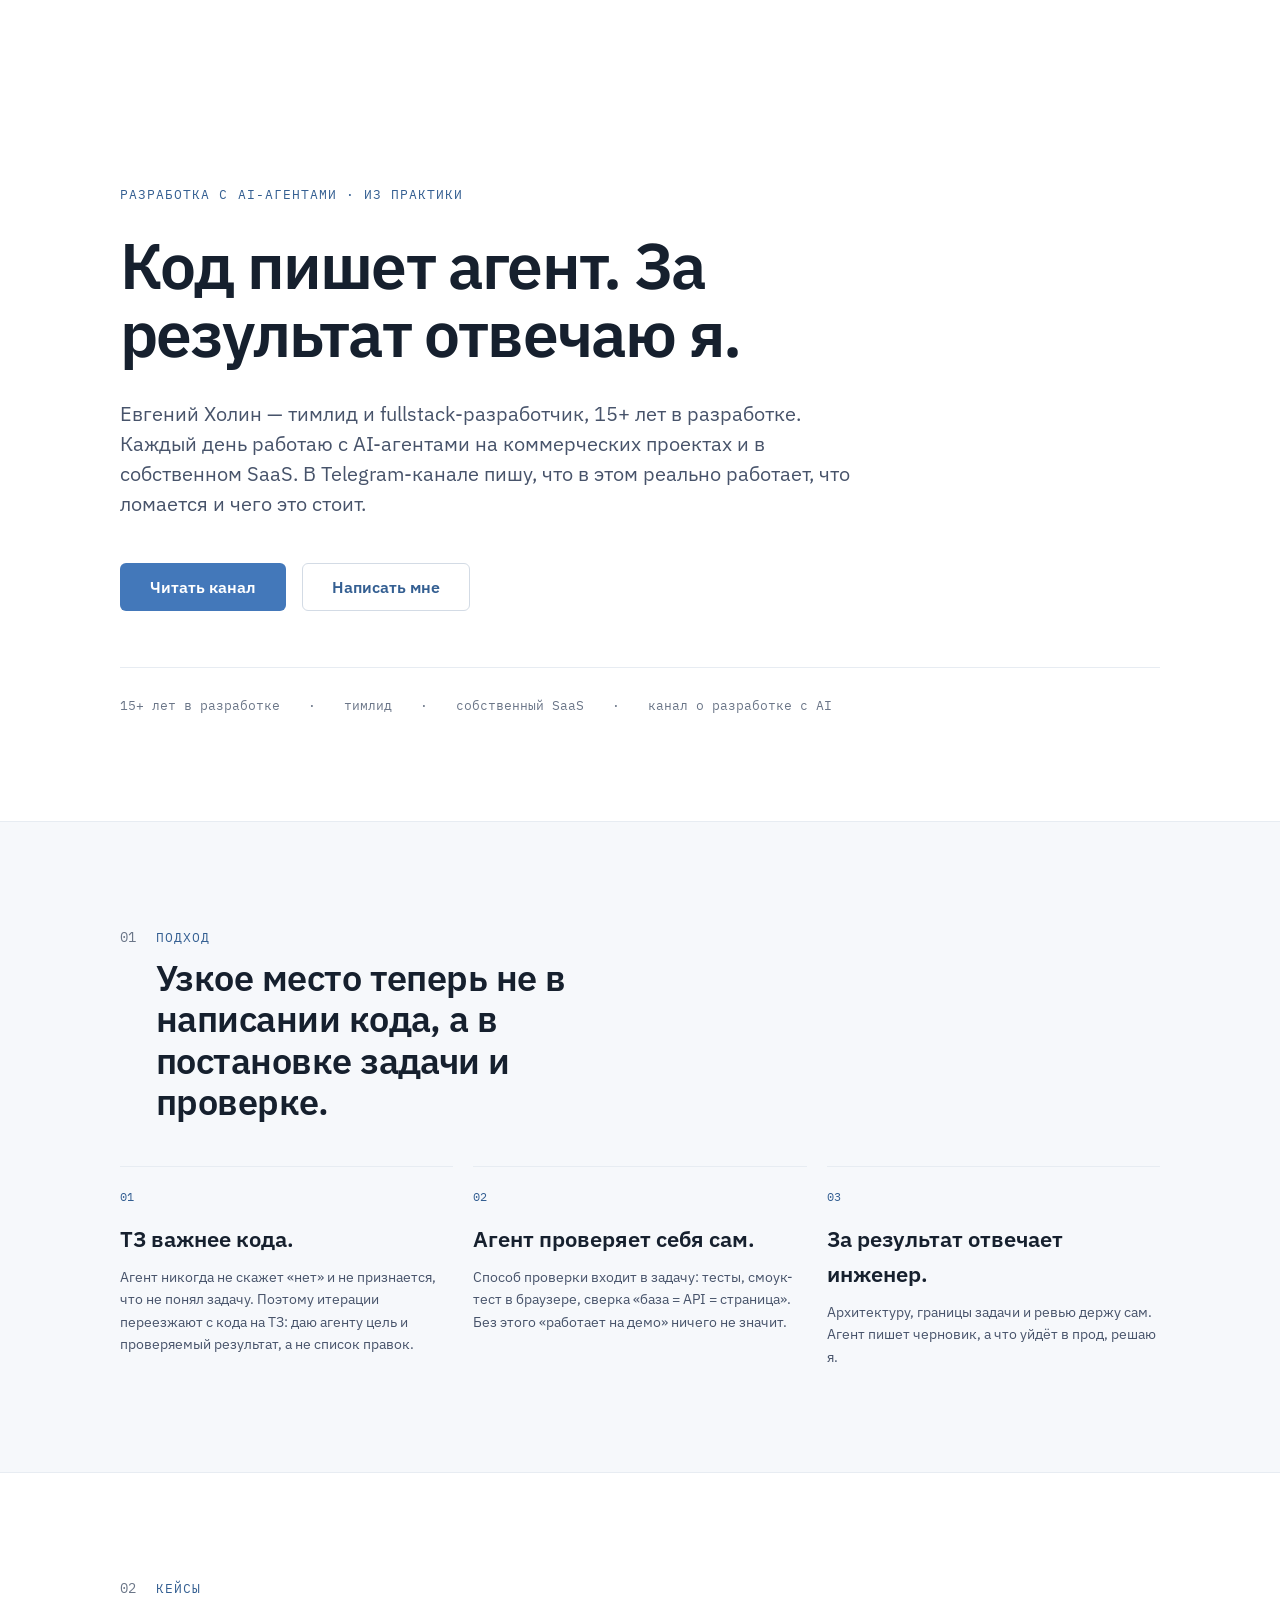
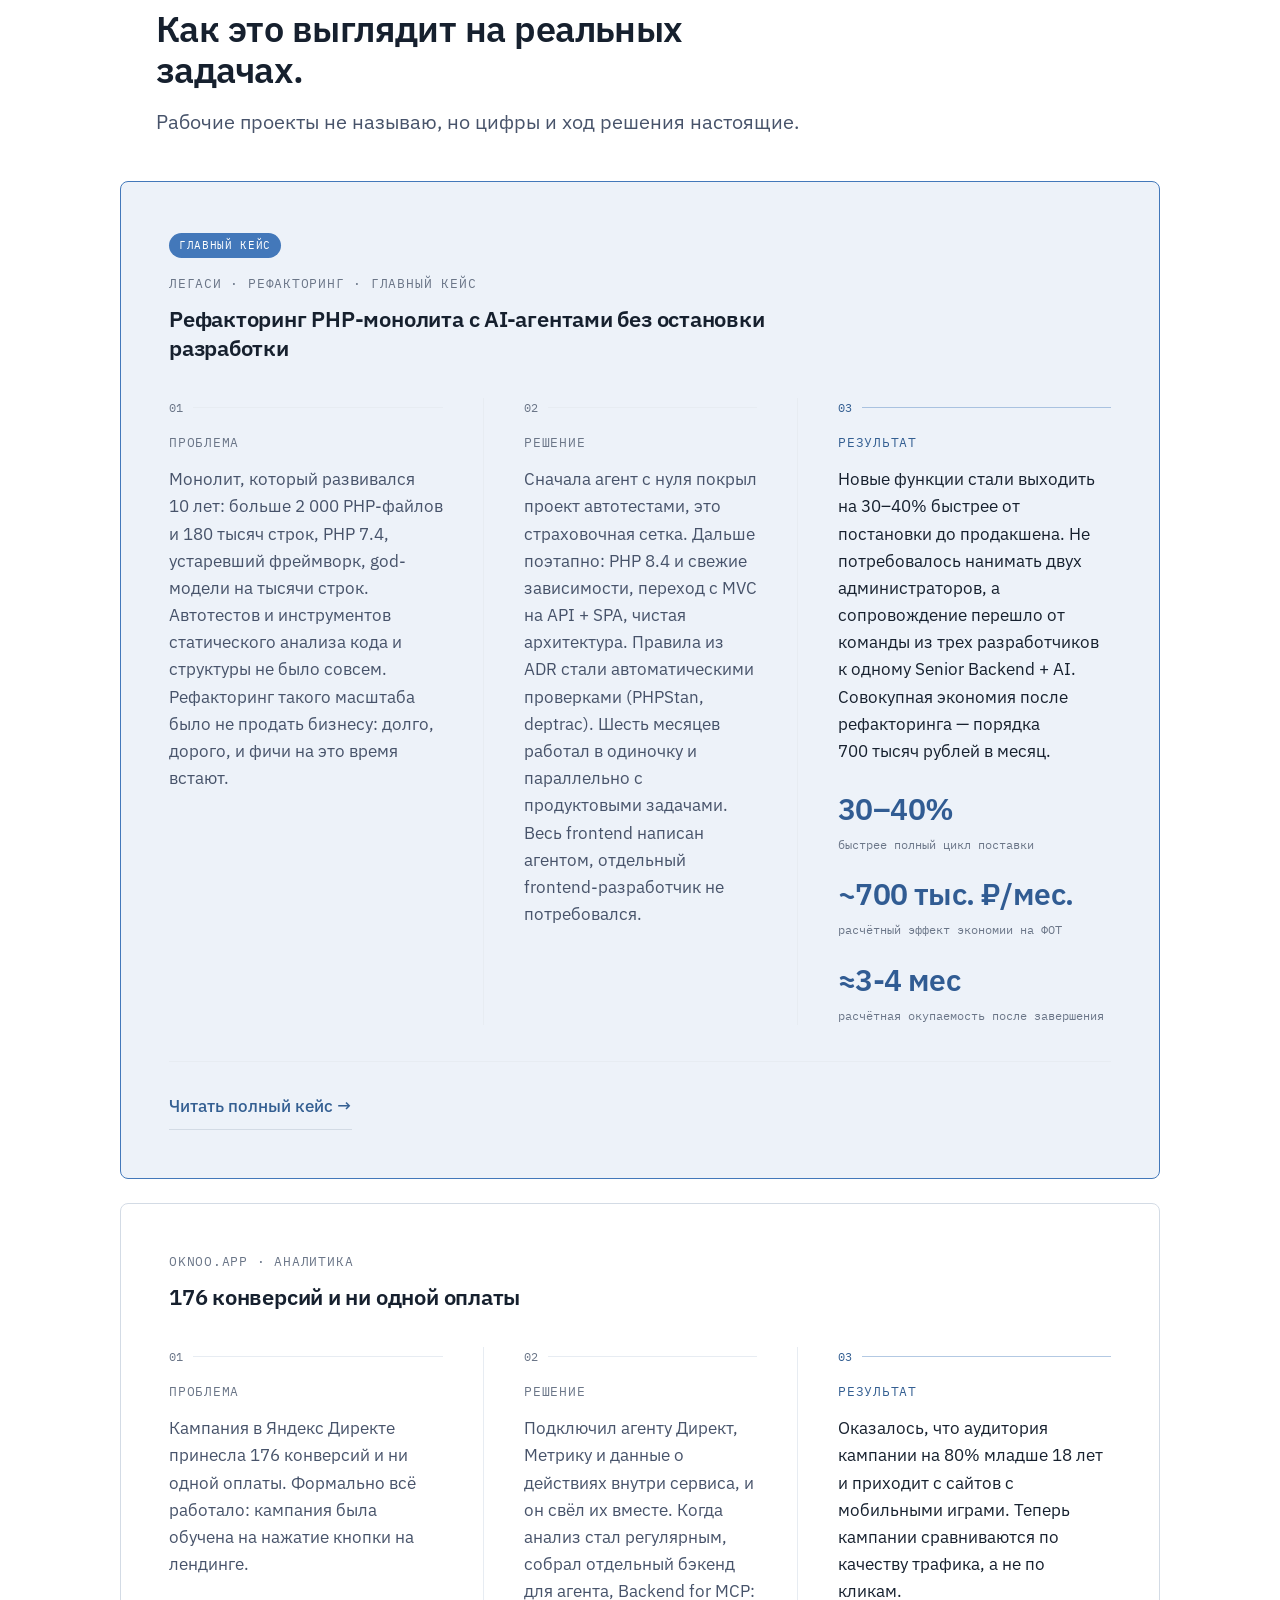
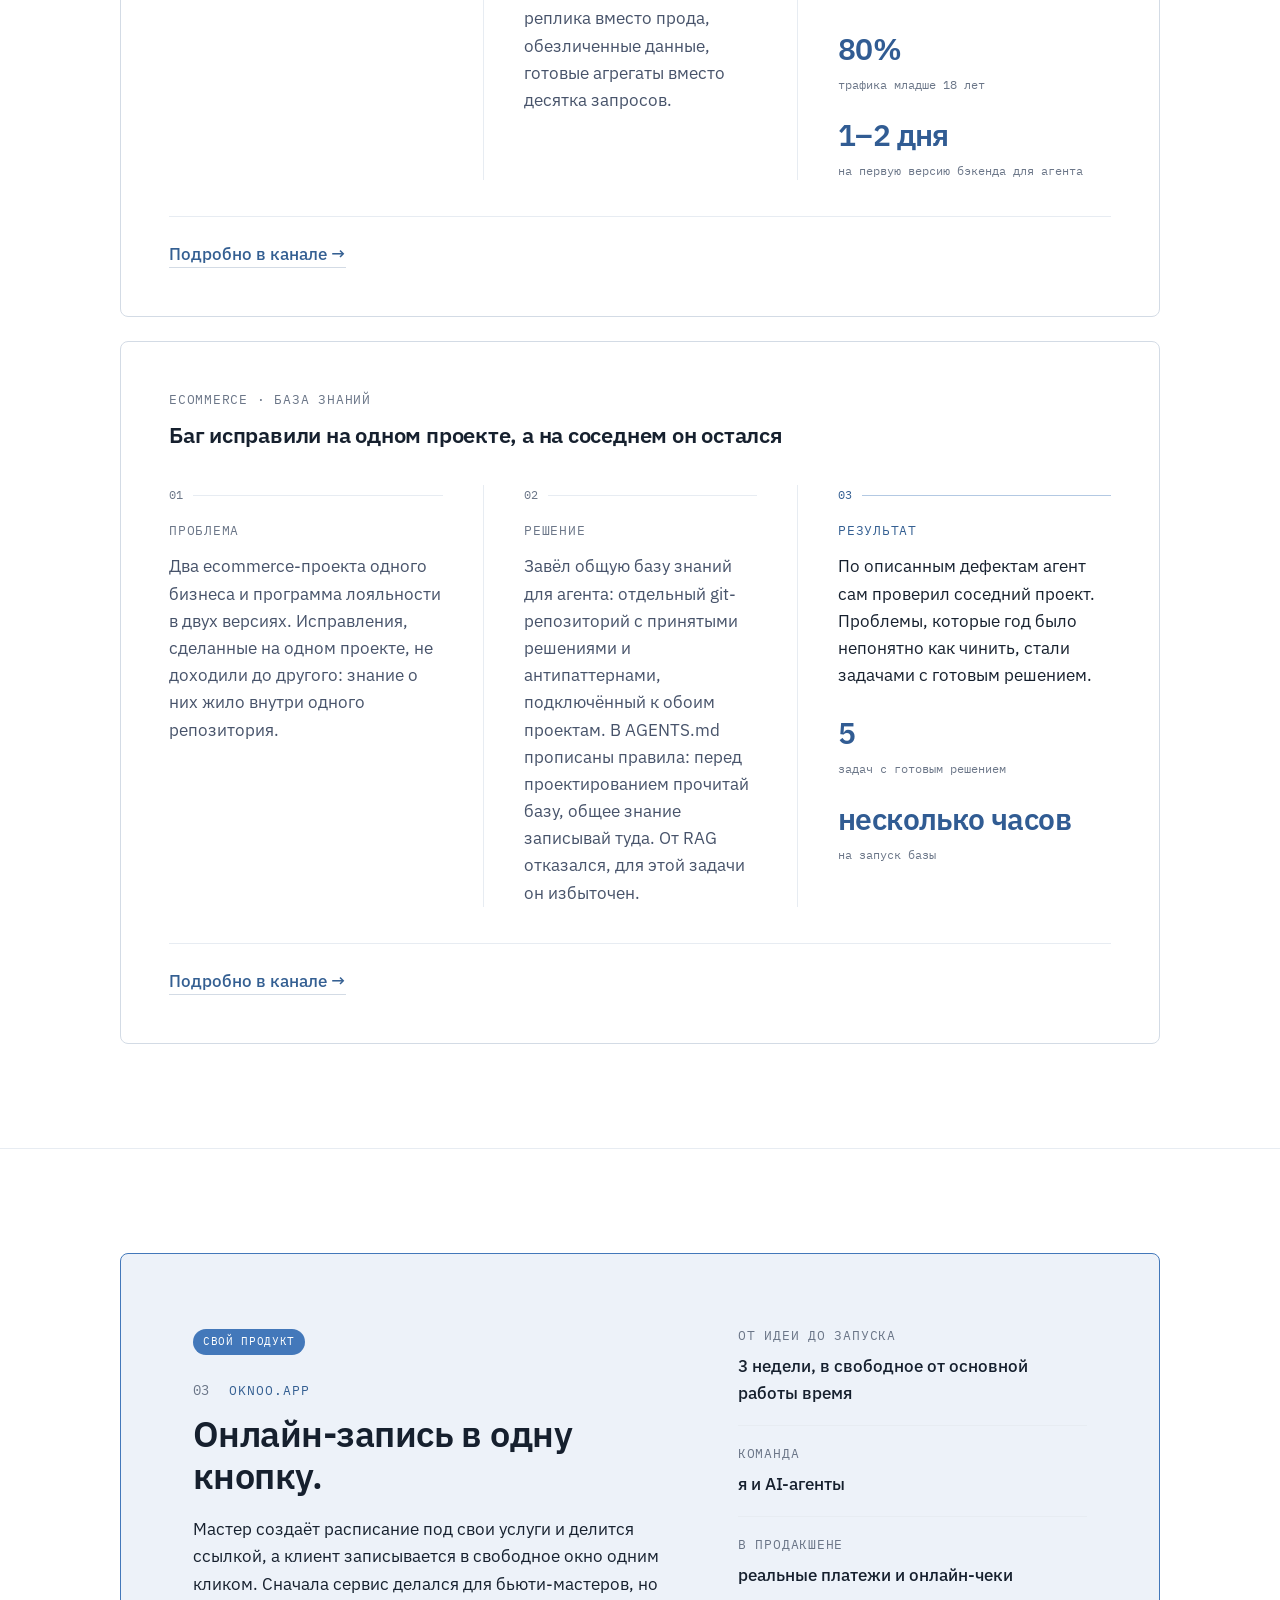
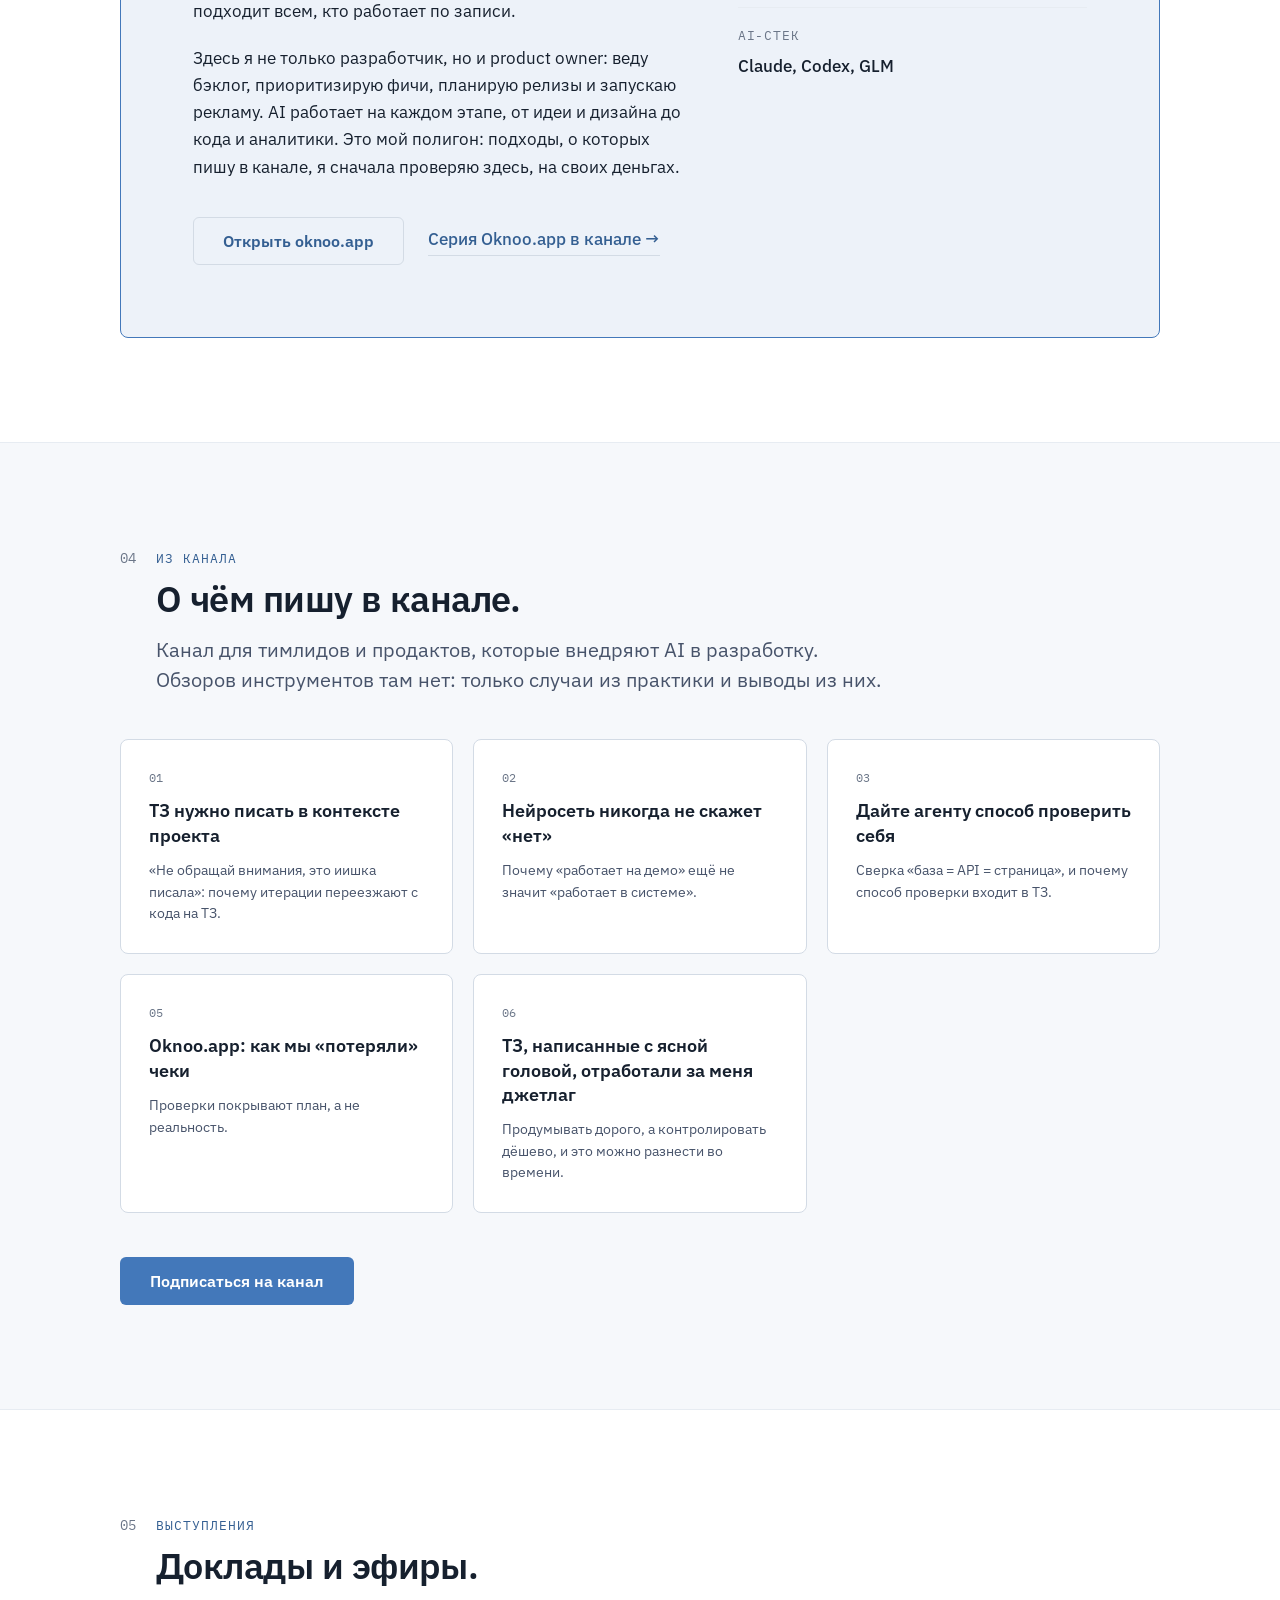
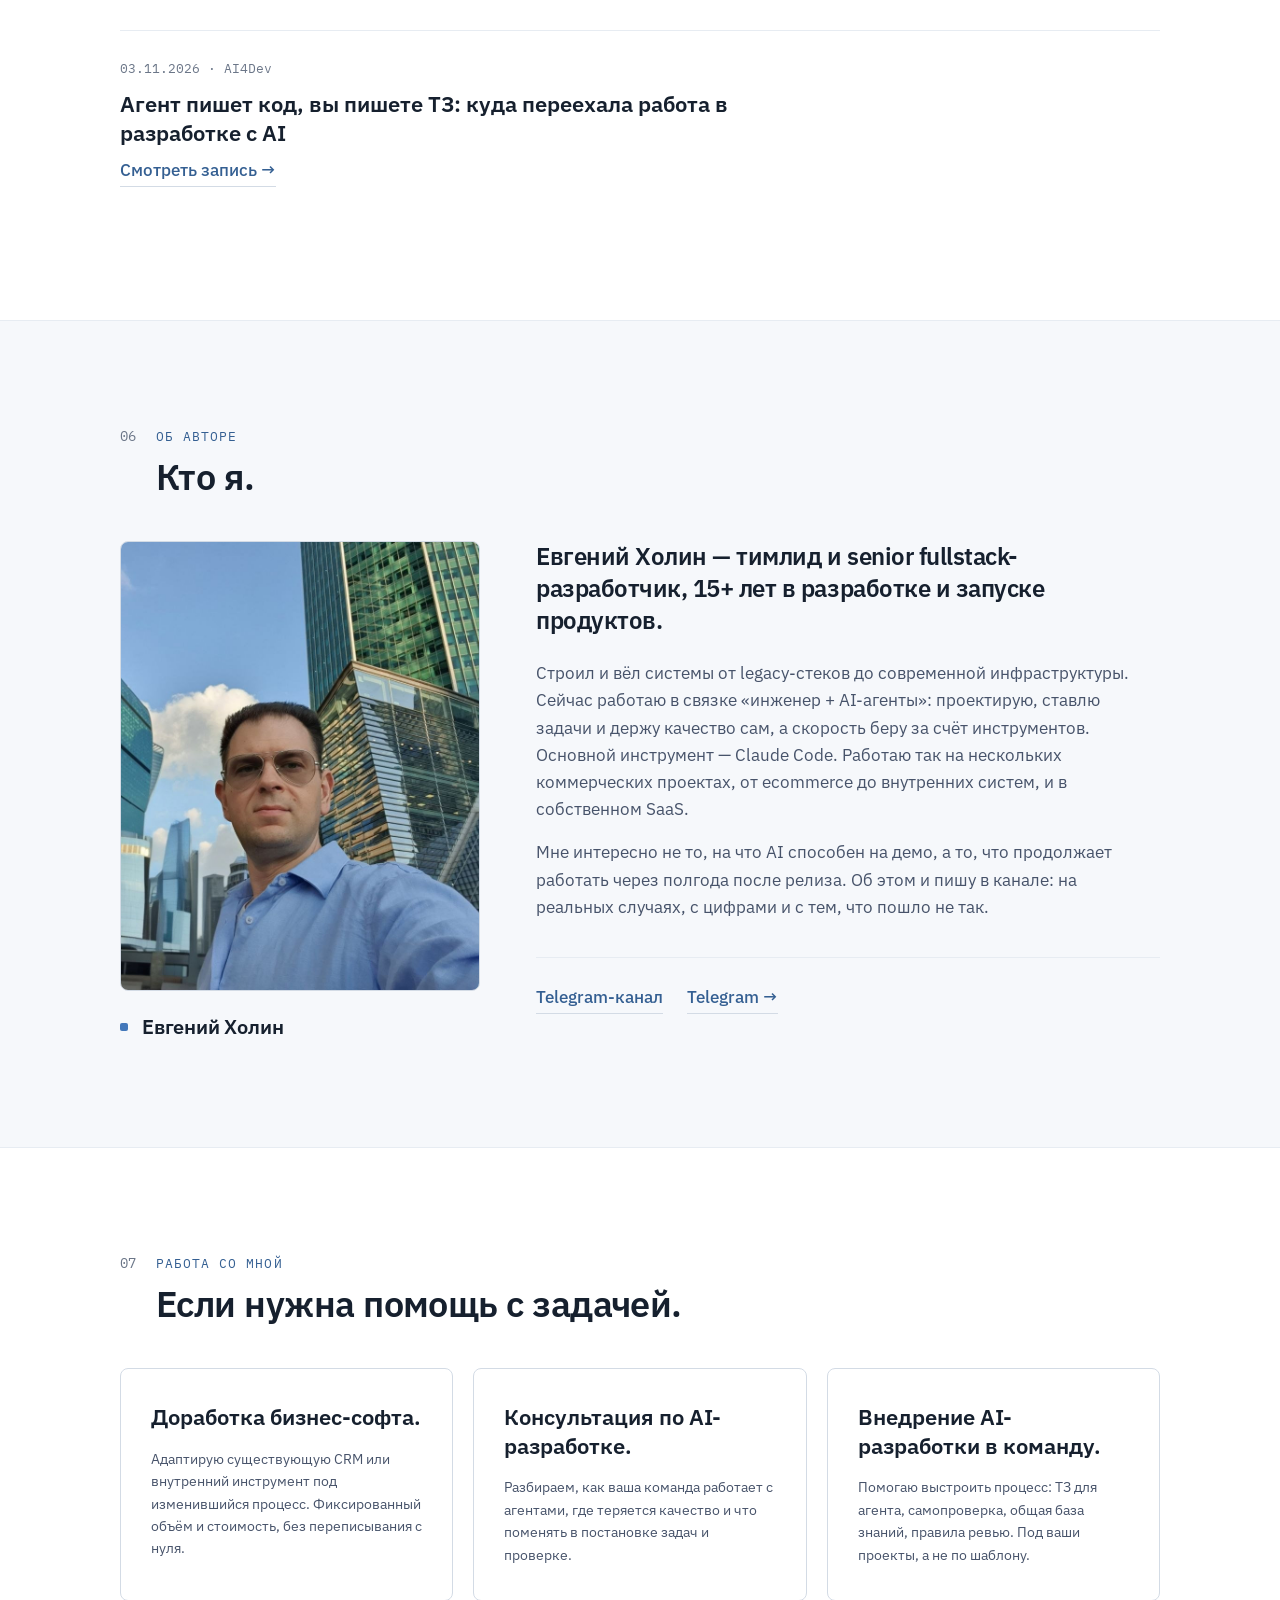
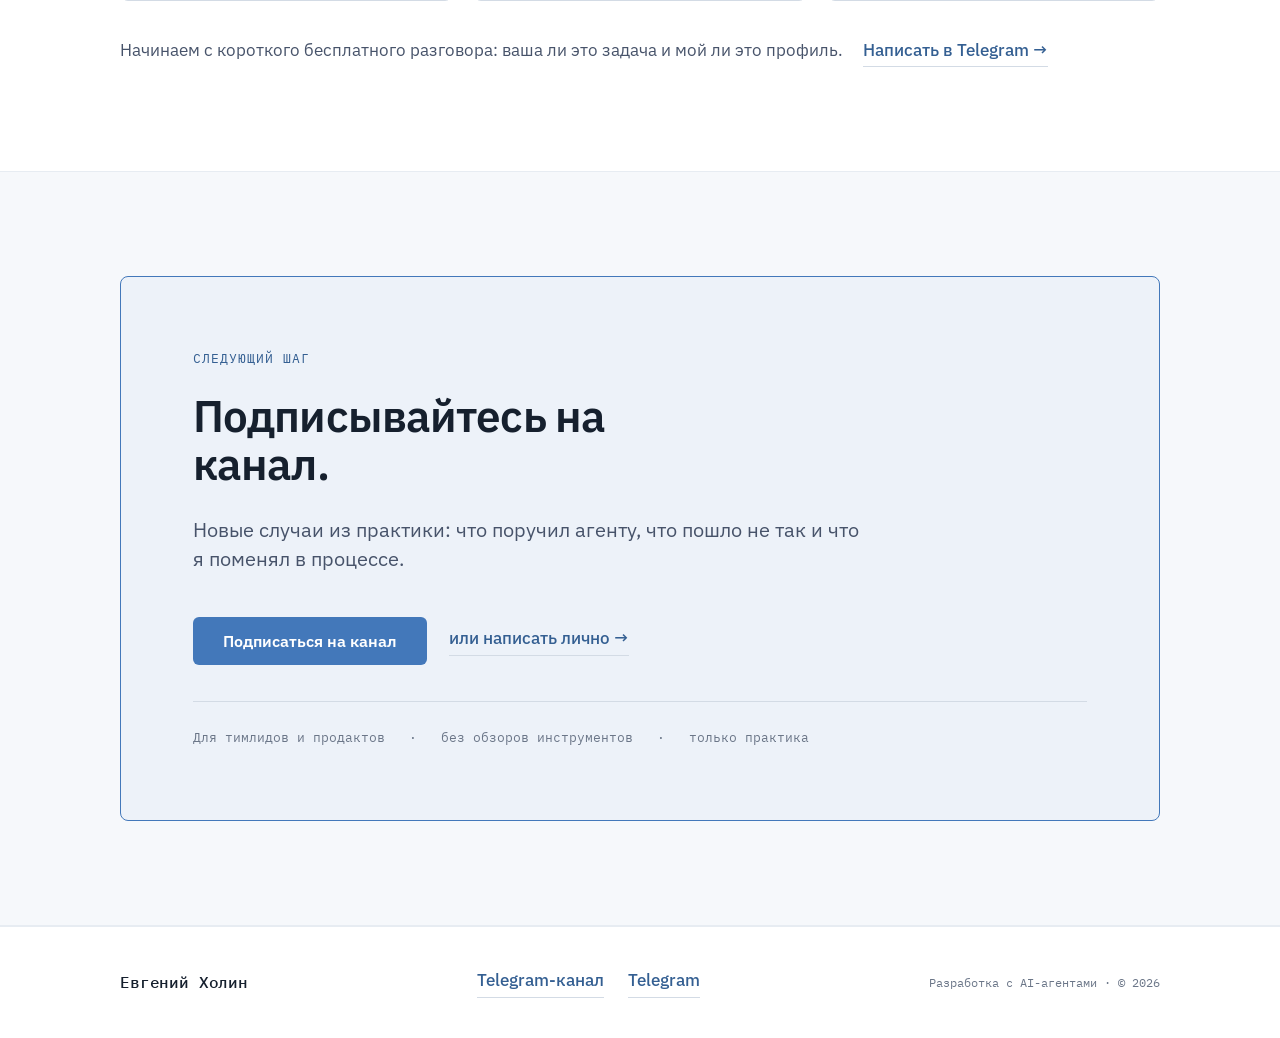
<file: public/index.html>
<!DOCTYPE html>
<html lang="ru">
<head>
  <meta charset="utf-8">
  <meta name="viewport" content="width=device-width, initial-scale=1">

  <title>Евгений Холин — разработка с AI-агентами на практике</title>
  <meta name="description" content="Тимлид и fullstack-разработчик, 15+ лет в разработке. Работаю с AI-агентами на коммерческих проектах и в собственном SaaS, пишу о том, что в этом реально работает.">

  <!-- Open Graph -->
  <meta property="og:type" content="website">
  <meta property="og:title" content="Евгений Холин — разработка с AI-агентами на практике">
  <meta property="og:description" content="Код пишет агент, за результат отвечаю я. Кейсы, собственный SaaS и Telegram-канал о разработке с AI.">
  <meta property="og:image" content="https://eholin.github.io/assets/og-image.jpg">
  <meta property="og:url" content="https://eholin.github.io/">

  <meta name="yandex-verification" content="e6af61262deb1f40">

  <link rel="icon" href="assets/favicon.ico">

  <!-- Шрифты -->
  <link rel="preconnect" href="https://fonts.googleapis.com">
  <link rel="preconnect" href="https://fonts.gstatic.com" crossorigin>
  <link href="https://fonts.googleapis.com/css2?family=IBM+Plex+Mono:wght@400;500&family=IBM+Plex+Sans:wght@400;500;600;700&display=swap" rel="stylesheet">

  <link rel="stylesheet" href="css/styles.css">

  <!-- Yandex.Metrika counter -->
  <script type="text/javascript">
    (function(m,e,t,r,i,k,a){
        m[i]=m[i]||function(){(m[i].a=m[i].a||[]).push(arguments)};
        m[i].l=1*new Date();
        for (var j = 0; j < document.scripts.length; j++) {if (document.scripts[j].src === r) { return; }}
        k=e.createElement(t),a=e.getElementsByTagName(t)[0],k.async=1,k.src=r,a.parentNode.insertBefore(k,a)
    })(window, document,'script','https://mc.yandex.ru/metrika/tag.js?id=113696163', 'ym');

    ym(113696163, 'init', {ssr:true, webvisor:true, clickmap:true, ecommerce:"dataLayer", referrer: document.referrer, url: location.href, accurateTrackBounce:true, trackLinks:true});
  </script>
  <!-- /Yandex.Metrika counter -->
</head>
<body>
  <noscript><div><img src="https://mc.yandex.ru/watch/113696163" style="position:absolute; left:-9999px;" alt="" /></div></noscript>

  <header class="site-header" id="site-header">
    <div class="container site-header__inner">
      <a class="wordmark" href="#hero" data-scroll>Евгений Холин</a>
      <div class="site-header__right">
        <nav class="site-nav" aria-label="Разделы страницы">
          <a class="site-nav__link" href="#approach" data-scroll>Подход</a>
          <a class="site-nav__link" href="#cases" data-scroll>Кейсы</a>
          <a class="site-nav__link" href="#product" data-scroll>Oknoo.app</a>
          <a class="site-nav__link" href="#channel" data-scroll>Канал</a>
          <a class="site-nav__link" href="#talks" data-scroll>Выступления</a>
        </nav>
        <a class="btn-primary btn-primary--sm" href="https://t.me/real_ai_development" target="_blank" rel="noopener">Читать канал</a>
      </div>
    </div>
  </header>

  <main>

    <!-- ============================================================
         Hero
         ============================================================ -->
    <section class="hero" id="hero">
      <div class="container">
        <p class="eyebrow hero__eyebrow">Разработка с AI-агентами · из практики</p>
        <h1>Код пишет агент. За результат отвечаю я.</h1>
        <p class="hero__sub">Евгений Холин&nbsp;— тимлид и fullstack-разработчик, 15+&nbsp;лет в разработке. Каждый день работаю с AI-агентами на коммерческих проектах и в собственном SaaS. В Telegram-канале пишу, что в этом реально работает, что ломается и чего это стоит.</p>
        <div class="hero__actions">
          <a class="btn-primary" href="https://t.me/real_ai_development" target="_blank" rel="noopener">Читать канал</a>
          <a class="btn-secondary" href="https://t.me/eholin" target="_blank" rel="noopener">Написать мне</a>
        </div>
        <p class="hero__trust">
          <span>15+&nbsp;лет в разработке</span><span aria-hidden="true">·</span><span>тимлид</span><span aria-hidden="true">·</span><span>собственный SaaS</span><span aria-hidden="true">·</span><span>канал о разработке с AI</span>
        </p>
      </div>
    </section>

    <!-- ============================================================
         01 — Подход
         ============================================================ -->
    <section class="section section--surface reveal" id="approach">
      <div class="container">
        <div class="section-head">
          <span class="section-head__num">01</span>
          <div>
            <span class="eyebrow">Подход</span>
            <h2>Узкое место теперь не в написании кода, а в постановке задачи и проверке.</h2>
          </div>
        </div>
        <div class="steps">
          <div class="step">
            <div class="step__num">01</div>
            <h3>ТЗ важнее кода.</h3>
            <p>Агент никогда не скажет «нет» и не признается, что не понял задачу. Поэтому итерации переезжают с кода на ТЗ: даю агенту цель и проверяемый результат, а не список правок.</p>
          </div>
          <div class="step">
            <div class="step__num">02</div>
            <h3>Агент проверяет себя сам.</h3>
            <p>Способ проверки входит в задачу: тесты, смоук-тест в браузере, сверка «база = API = страница». Без этого «работает на демо» ничего не значит.</p>
          </div>
          <div class="step">
            <div class="step__num">03</div>
            <h3>За результат отвечает инженер.</h3>
            <p>Архитектуру, границы задачи и ревью держу сам. Агент пишет черновик, а что уйдёт в прод, решаю я.</p>
          </div>
        </div>
      </div>
    </section>

    <!-- ============================================================
         02 — Кейсы
         Новый кейс = копия <article class="case-card">.
         Ссылка на пост — блок .case-card__foot (если поста нет, блок не выводится).
         ============================================================ -->
    <section class="section reveal" id="cases">
      <div class="container">
        <div class="section-head">
          <span class="section-head__num">02</span>
          <div>
            <span class="eyebrow">Кейсы</span>
            <h2>Как это выглядит на реальных задачах.</h2>
            <p class="section-head__lead">Рабочие проекты не называю, но цифры и ход решения настоящие.</p>
          </div>
        </div>

        <div class="case-list">
          <article class="case-card case-card--featured">
            <div class="case-card__head">
              <span class="pill case-card__pill">Главный кейс</span>
              <span class="case-card__label">Легаси · рефакторинг · главный кейс</span>
              <h3>Рефакторинг PHP-монолита с AI-агентами без остановки разработки</h3>
            </div>
            <div class="case-grid">
              <div class="case-col">
                <div class="case-col__head">
                  <span class="case-col__num">01</span>
                  <span class="case-col__rule"></span>
                </div>
                <div class="case-col__label">Проблема</div>
                <p>Монолит, который развивался 10&nbsp;лет: больше 2&nbsp;000 PHP-файлов и 180&nbsp;тысяч строк, PHP&nbsp;7.4, устаревший фреймворк, god-модели на тысячи строк. Автотестов и инструментов статического анализа кода и структуры не было совсем. Рефакторинг такого масштаба было не продать бизнесу: долго, дорого, и фичи на это время встают.</p>
              </div>
              <div class="case-col">
                <div class="case-col__head">
                  <span class="case-col__num">02</span>
                  <span class="case-col__rule"></span>
                </div>
                <div class="case-col__label">Решение</div>
                <p>Сначала агент с нуля покрыл проект автотестами, это страховочная сетка. Дальше поэтапно: PHP&nbsp;8.4 и свежие зависимости, переход с MVC на API + SPA, чистая архитектура. Правила из ADR стали автоматическими проверками (PHPStan, deptrac). Шесть месяцев работал в одиночку и параллельно с продуктовыми задачами. Весь frontend написан агентом, отдельный frontend-разработчик не потребовался.</p>
              </div>
              <div class="case-col case-col--result">
                <div class="case-col__head">
                  <span class="case-col__num">03</span>
                  <span class="case-col__rule"></span>
                </div>
                <div class="case-col__label">Результат</div>
                <p>Новые функции стали выходить на 30–40% быстрее от постановки до продакшена. Не потребовалось нанимать двух администраторов, а сопровождение перешло от команды из трех разработчиков к одному&nbsp;Senior Backend + AI. Совокупная экономия после рефакторинга&nbsp;— порядка 700&nbsp;тысяч рублей в месяц.</p>
                <div class="case-metrics">
                  <div>
                    <div class="case-metric__value">30–40%</div>
                    <div class="case-metric__label">быстрее полный цикл поставки</div>
                  </div>
                  <div>
                    <div class="case-metric__value">~700&nbsp;тыс.&nbsp;₽/мес.</div>
                    <div class="case-metric__label">расчётный эффект экономии на ФОТ</div>
                  </div>
                  <div>
                    <div class="case-metric__value">≈3-4&nbsp;мес</div>
                    <div class="case-metric__label">расчётная окупаемость после завершения</div>
                  </div>
                </div>
              </div>
            </div>
            <div class="case-card__foot">
              <div class="case-card__links">
                <a class="text-link" href="cases/php-monolith-ai-refactoring/">Читать полный кейс →</a>
              </div>
            </div>
          </article>

          <article class="case-card">
            <div class="case-card__head">
              <span class="case-card__label">Oknoo.app · аналитика</span>
              <h3>176 конверсий и ни одной оплаты</h3>
            </div>
            <div class="case-grid">
              <div class="case-col">
                <div class="case-col__head">
                  <span class="case-col__num">01</span>
                  <span class="case-col__rule"></span>
                </div>
                <div class="case-col__label">Проблема</div>
                <p>Кампания в Яндекс Директе принесла 176 конверсий и ни одной оплаты. Формально всё работало: кампания была обучена на нажатие кнопки на лендинге.</p>
              </div>
              <div class="case-col">
                <div class="case-col__head">
                  <span class="case-col__num">02</span>
                  <span class="case-col__rule"></span>
                </div>
                <div class="case-col__label">Решение</div>
                <p>Подключил агенту Директ, Метрику и данные о действиях внутри сервиса, и он свёл их вместе. Когда анализ стал регулярным, собрал отдельный бэкенд для агента, Backend for MCP: реплика вместо прода, обезличенные данные, готовые агрегаты вместо десятка запросов.</p>
              </div>
              <div class="case-col case-col--result">
                <div class="case-col__head">
                  <span class="case-col__num">03</span>
                  <span class="case-col__rule"></span>
                </div>
                <div class="case-col__label">Результат</div>
                <p>Оказалось, что аудитория кампании на 80% младше 18&nbsp;лет и приходит с сайтов с мобильными играми. Теперь кампании сравниваются по качеству трафика, а не по кликам.</p>
                <div class="case-metrics">
                  <div>
                    <div class="case-metric__value">80%</div>
                    <div class="case-metric__label">трафика младше 18&nbsp;лет</div>
                  </div>
                  <div>
                    <div class="case-metric__value">1–2&nbsp;дня</div>
                    <div class="case-metric__label">на первую версию бэкенда для агента</div>
                  </div>
                </div>
              </div>
            </div>
            <div class="case-card__foot">
              <a class="text-link" href="https://t.me/real_ai_development/9" target="_blank" rel="noopener" aria-label="Подробно в канале: 176 конверсий и ни одной оплаты">Подробно в канале →</a>
            </div>
          </article>

          <article class="case-card">
            <div class="case-card__head">
              <span class="case-card__label">Ecommerce · база знаний</span>
              <h3>Баг исправили на одном проекте, а на соседнем он остался</h3>
            </div>
            <div class="case-grid">
              <div class="case-col">
                <div class="case-col__head">
                  <span class="case-col__num">01</span>
                  <span class="case-col__rule"></span>
                </div>
                <div class="case-col__label">Проблема</div>
                <p>Два ecommerce-проекта одного бизнеса и программа лояльности в двух версиях. Исправления, сделанные на одном проекте, не доходили до другого: знание о них жило внутри одного репозитория.</p>
              </div>
              <div class="case-col">
                <div class="case-col__head">
                  <span class="case-col__num">02</span>
                  <span class="case-col__rule"></span>
                </div>
                <div class="case-col__label">Решение</div>
                <p>Завёл общую базу знаний для агента: отдельный git-репозиторий с принятыми решениями и антипаттернами, подключённый к обоим проектам. В AGENTS.md прописаны правила: перед проектированием прочитай базу, общее знание записывай туда. От RAG отказался, для этой задачи он избыточен.</p>
              </div>
              <div class="case-col case-col--result">
                <div class="case-col__head">
                  <span class="case-col__num">03</span>
                  <span class="case-col__rule"></span>
                </div>
                <div class="case-col__label">Результат</div>
                <p>По описанным дефектам агент сам проверил соседний проект. Проблемы, которые год было непонятно как чинить, стали задачами с готовым решением.</p>
                <div class="case-metrics">
                  <div>
                    <div class="case-metric__value">5</div>
                    <div class="case-metric__label">задач с готовым решением</div>
                  </div>
                  <div>
                    <div class="case-metric__value">несколько часов</div>
                    <div class="case-metric__label">на запуск базы</div>
                  </div>
                </div>
              </div>
            </div>
            <div class="case-card__foot">
              <a class="text-link" href="https://t.me/real_ai_development/12" target="_blank" rel="noopener" aria-label="Подробно в канале: баг исправили на одном проекте, а на соседнем он остался">Подробно в канале →</a>
            </div>
          </article>
        </div>
      </div>
    </section>

    <!-- ============================================================
         03 — Свой продукт (Oknoo.app)
         Секция на белом фоне, чтобы tint-панель читалась.
         ============================================================ -->
    <section class="section section--divided reveal" id="product">
      <div class="container">
        <div class="product-panel">
          <div class="product-panel__main">
            <span class="pill">Свой продукт</span>
            <div class="product-panel__eyebrow">
              <span class="section-head__num">03</span>
              <span class="eyebrow">Oknoo.app</span>
            </div>
            <h2>Онлайн-запись в одну кнопку.</h2>
            <p class="product-panel__text">Мастер создаёт расписание под свои услуги и делится ссылкой, а клиент записывается в свободное окно одним кликом. Сначала сервис делался для бьюти-мастеров, но подходит всем, кто работает по записи.</p>
            <p class="product-panel__text">Здесь я не только разработчик, но и product owner: веду бэклог, приоритизирую фичи, планирую релизы и запускаю рекламу. AI работает на каждом этапе, от идеи и дизайна до кода и аналитики. Это мой полигон: подходы, о которых пишу в канале, я сначала проверяю здесь, на своих деньгах.</p>
            <div class="product-panel__actions">
              <a class="btn-secondary" href="https://oknoo.app" target="_blank" rel="noopener">Открыть oknoo.app</a>
              <a class="text-link" href="https://t.me/real_ai_development/7" target="_blank" rel="noopener">Серия Oknoo.app в канале →</a>
            </div>
          </div>
          <dl class="facts">
            <div class="facts__row">
              <dt>От идеи до запуска</dt>
              <dd>3&nbsp;недели, в свободное от основной работы время</dd>
            </div>
            <div class="facts__row">
              <dt>Команда</dt>
              <dd>я и AI-агенты</dd>
            </div>
            <div class="facts__row">
              <dt>В продакшене</dt>
              <dd>реальные платежи и онлайн-чеки</dd>
            </div>
            <div class="facts__row">
              <dt>AI-стек</dt>
              <dd>Claude, Codex, GLM</dd>
            </div>
          </dl>
        </div>
      </div>
    </section>

    <!-- ============================================================
         04 — Из канала
         ============================================================ -->
    <section class="section section--surface reveal" id="channel">
      <div class="container">
        <div class="section-head">
          <span class="section-head__num">04</span>
          <div>
            <span class="eyebrow">Из канала</span>
            <h2>О чём пишу в канале.</h2>
            <p class="section-head__lead">Канал для тимлидов и продактов, которые внедряют AI в разработку. Обзоров инструментов там нет: только случаи из практики и выводы из них.</p>
          </div>
        </div>

        <div class="post-grid">
          <a class="post-card" href="https://t.me/real_ai_development/5" target="_blank" rel="noopener" aria-labelledby="post-01">
            <span class="post-card__num">01</span>
            <h3 id="post-01">ТЗ нужно писать в контексте проекта</h3>
            <p>«Не обращай внимания, это иишка писала»: почему итерации переезжают с кода на ТЗ.</p>
          </a>
          <a class="post-card" href="https://t.me/real_ai_development/6" target="_blank" rel="noopener" aria-labelledby="post-02">
            <span class="post-card__num">02</span>
            <h3 id="post-02">Нейросеть никогда не скажет «нет»</h3>
            <p>Почему «работает на демо» ещё не значит «работает в системе».</p>
          </a>
          <a class="post-card" href="https://t.me/real_ai_development/8" target="_blank" rel="noopener" aria-labelledby="post-03">
            <span class="post-card__num">03</span>
            <h3 id="post-03">Дайте агенту способ проверить себя</h3>
            <p>Сверка «база = API = страница», и почему способ проверки входит в ТЗ.</p>
          </a>
          <!-- Карточка 04 скрыта, пока пост не опубликован.
               Чтобы показать: заменить [POST_URL_SLICING] на ссылку и убрать атрибут `hidden`. -->
          <a class="post-card" href="[POST_URL_SLICING]" target="_blank" rel="noopener" aria-labelledby="post-04" hidden>
            <span class="post-card__num">04</span>
            <h3 id="post-04">Не режьте задачу на «измени тут, измени там»</h3>
            <p>Агент выполнил все пункты и пропустил целый сценарий.</p>
          </a>
          <a class="post-card" href="https://t.me/real_ai_development/11" target="_blank" rel="noopener" aria-labelledby="post-05">
            <span class="post-card__num">05</span>
            <h3 id="post-05">Oknoo.app: как мы «потеряли» чеки</h3>
            <p>Проверки покрывают план, а не реальность.</p>
          </a>
          <a class="post-card" href="https://t.me/real_ai_development/10" target="_blank" rel="noopener" aria-labelledby="post-06">
            <span class="post-card__num">06</span>
            <h3 id="post-06">ТЗ, написанные с ясной головой, отработали за меня джетлаг</h3>
            <p>Продумывать дорого, а контролировать дёшево, и это можно разнести во времени.</p>
          </a>
        </div>

        <div class="channel-actions">
          <a class="btn-primary" href="https://t.me/real_ai_development" target="_blank" rel="noopener">Подписаться на канал</a>
        </div>
      </div>
    </section>

    <!-- ============================================================
         05 — Выступления
         ============================================================ -->
    <section class="section reveal" id="talks">
      <div class="container">
        <div class="section-head">
          <span class="section-head__num">05</span>
          <div>
            <span class="eyebrow">Выступления</span>
            <h2>Доклады и эфиры.</h2>
          </div>
        </div>
        <ul class="talk-list">
          <li class="talk">
            <span class="talk__meta">03.11.2026 · AI4Dev</span>
            <h3>Агент пишет код, вы пишете ТЗ: куда переехала работа в разработке с AI</h3>
            <a class="text-link" href="https://youtube.com/live/tNPRpRW8NW8?feature=share" target="_blank" rel="noopener" aria-label="Смотреть запись: Агент пишет код, вы пишете ТЗ">Смотреть запись →</a>
          </li>
        </ul>
      </div>
    </section>

    <!-- ============================================================
         06 — Об авторе
         ============================================================ -->
    <section class="section section--surface reveal" id="author">
      <div class="container">
        <div class="section-head">
          <span class="section-head__num">06</span>
          <div>
            <span class="eyebrow">Об авторе</span>
            <h2>Кто я.</h2>
          </div>
        </div>
        <div class="author">
          <div class="author__aside">
            <div class="author__photo">
              <img src="assets/photo_landing.jpg" alt="Евгений Холин" loading="lazy" width="360" height="450">
            </div>
            <div class="author__id">
              <div class="author__name">Евгений Холин</div>
            </div>
          </div>
          <div class="author__main">
            <p class="author__lead">Евгений Холин&nbsp;— тимлид и senior fullstack-разработчик, 15+&nbsp;лет в разработке и запуске продуктов.</p>
            <p class="author__body">Строил и вёл системы от legacy-стеков до современной инфраструктуры. Сейчас работаю в связке «инженер + AI-агенты»: проектирую, ставлю задачи и держу качество сам, а скорость беру за счёт инструментов. Основной инструмент&nbsp;— Claude Code. Работаю так на нескольких коммерческих проектах, от ecommerce до внутренних систем, и в собственном SaaS.</p>
            <p class="author__body">Мне интересно не то, на что AI способен на демо, а то, что продолжает работать через полгода после релиза. Об этом и пишу в канале: на реальных случаях, с цифрами и с тем, что пошло не так.</p>
            <div class="author__links">
              <a class="text-link" href="https://t.me/real_ai_development" target="_blank" rel="noopener">Telegram-канал</a>
              <a class="text-link" href="https://t.me/eholin" target="_blank" rel="noopener" aria-label="Написать Евгению Холину в Telegram">Telegram →</a>
            </div>
          </div>
        </div>
      </div>
    </section>

    <!-- ============================================================
         07 — Работа со мной
         ============================================================ -->
    <section class="section reveal" id="work">
      <div class="container">
        <div class="section-head">
          <span class="section-head__num">07</span>
          <div>
            <span class="eyebrow">Работа со мной</span>
            <h2>Если нужна помощь с задачей.</h2>
          </div>
        </div>
        <div class="compare-grid">
          <article class="option-card">
            <h3>Доработка бизнес-софта.</h3>
            <p>Адаптирую существующую CRM или внутренний инструмент под изменившийся процесс. Фиксированный объём и стоимость, без переписывания с нуля.</p>
          </article>
          <article class="option-card">
            <h3>Консультация по AI-разработке.</h3>
            <p>Разбираем, как ваша команда работает с агентами, где теряется качество и что поменять в постановке задач и проверке.</p>
          </article>
          <article class="option-card">
            <h3>Внедрение AI-разработки в команду.</h3>
            <p>Помогаю выстроить процесс: ТЗ для агента, самопроверка, общая база знаний, правила ревью. Под ваши проекты, а не по шаблону.</p>
          </article>
        </div>
        <div class="work-note">
          <p>Начинаем с короткого бесплатного разговора: ваша ли это задача и мой ли это профиль.</p>
          <a class="text-link" href="https://t.me/eholin" target="_blank" rel="noopener">Написать в Telegram →</a>
        </div>
      </div>
    </section>

    <!-- ============================================================
         Следующий шаг (#contact)
         ============================================================ -->
    <section class="section section--surface reveal" id="contact">
      <div class="container">
        <div class="cta-panel">
          <span class="eyebrow">Следующий шаг</span>
          <h2>Подписывайтесь на канал.</h2>
          <p class="cta-panel__text">Новые случаи из практики: что поручил агенту, что пошло не так и что я поменял в процессе.</p>
          <div class="cta-panel__actions">
            <a class="btn-primary" href="https://t.me/real_ai_development" target="_blank" rel="noopener">Подписаться на канал</a>
            <a class="text-link" href="https://t.me/eholin" target="_blank" rel="noopener">или написать лично →</a>
          </div>
          <p class="cta-panel__remarks">
            <span>Для тимлидов и продактов</span><span aria-hidden="true">·</span><span>без обзоров инструментов</span><span aria-hidden="true">·</span><span>только практика</span>
          </p>
        </div>
      </div>
    </section>

  </main>

  <!-- ============================================================
       Footer
       ============================================================ -->
  <footer class="site-footer">
    <div class="container site-footer__inner">
      <span class="wordmark">Евгений Холин</span>
      <div class="site-footer__links">
        <a class="text-link" href="https://t.me/real_ai_development" target="_blank" rel="noopener" aria-label="Telegram-канал Евгения Холина">Telegram-канал</a>
        <a class="text-link" href="https://t.me/eholin" target="_blank" rel="noopener" aria-label="Telegram Евгения Холина">Telegram</a>
      </div>
      <span class="site-footer__copy">Разработка с AI-агентами · ©&nbsp;2026</span>
    </div>
  </footer>

  <script src="js/main.js"></script>
</body>
</html>
</file>
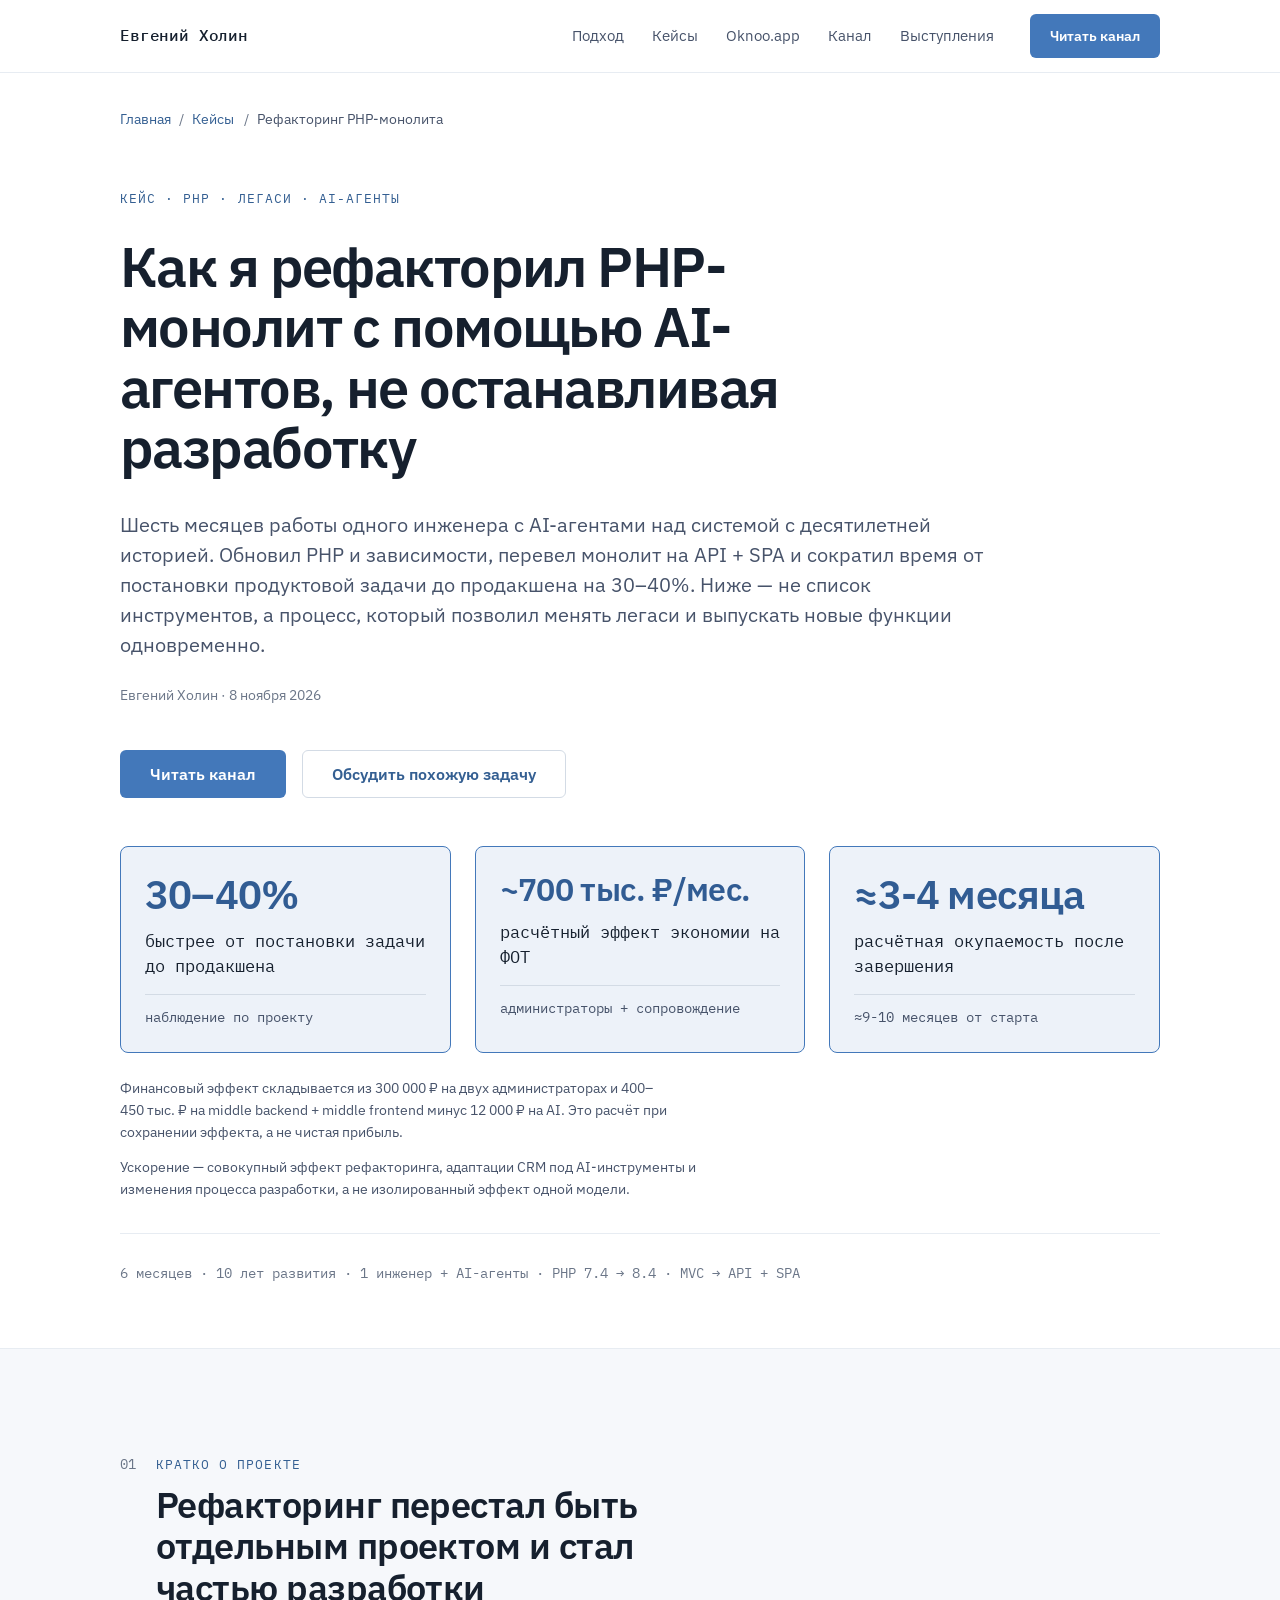
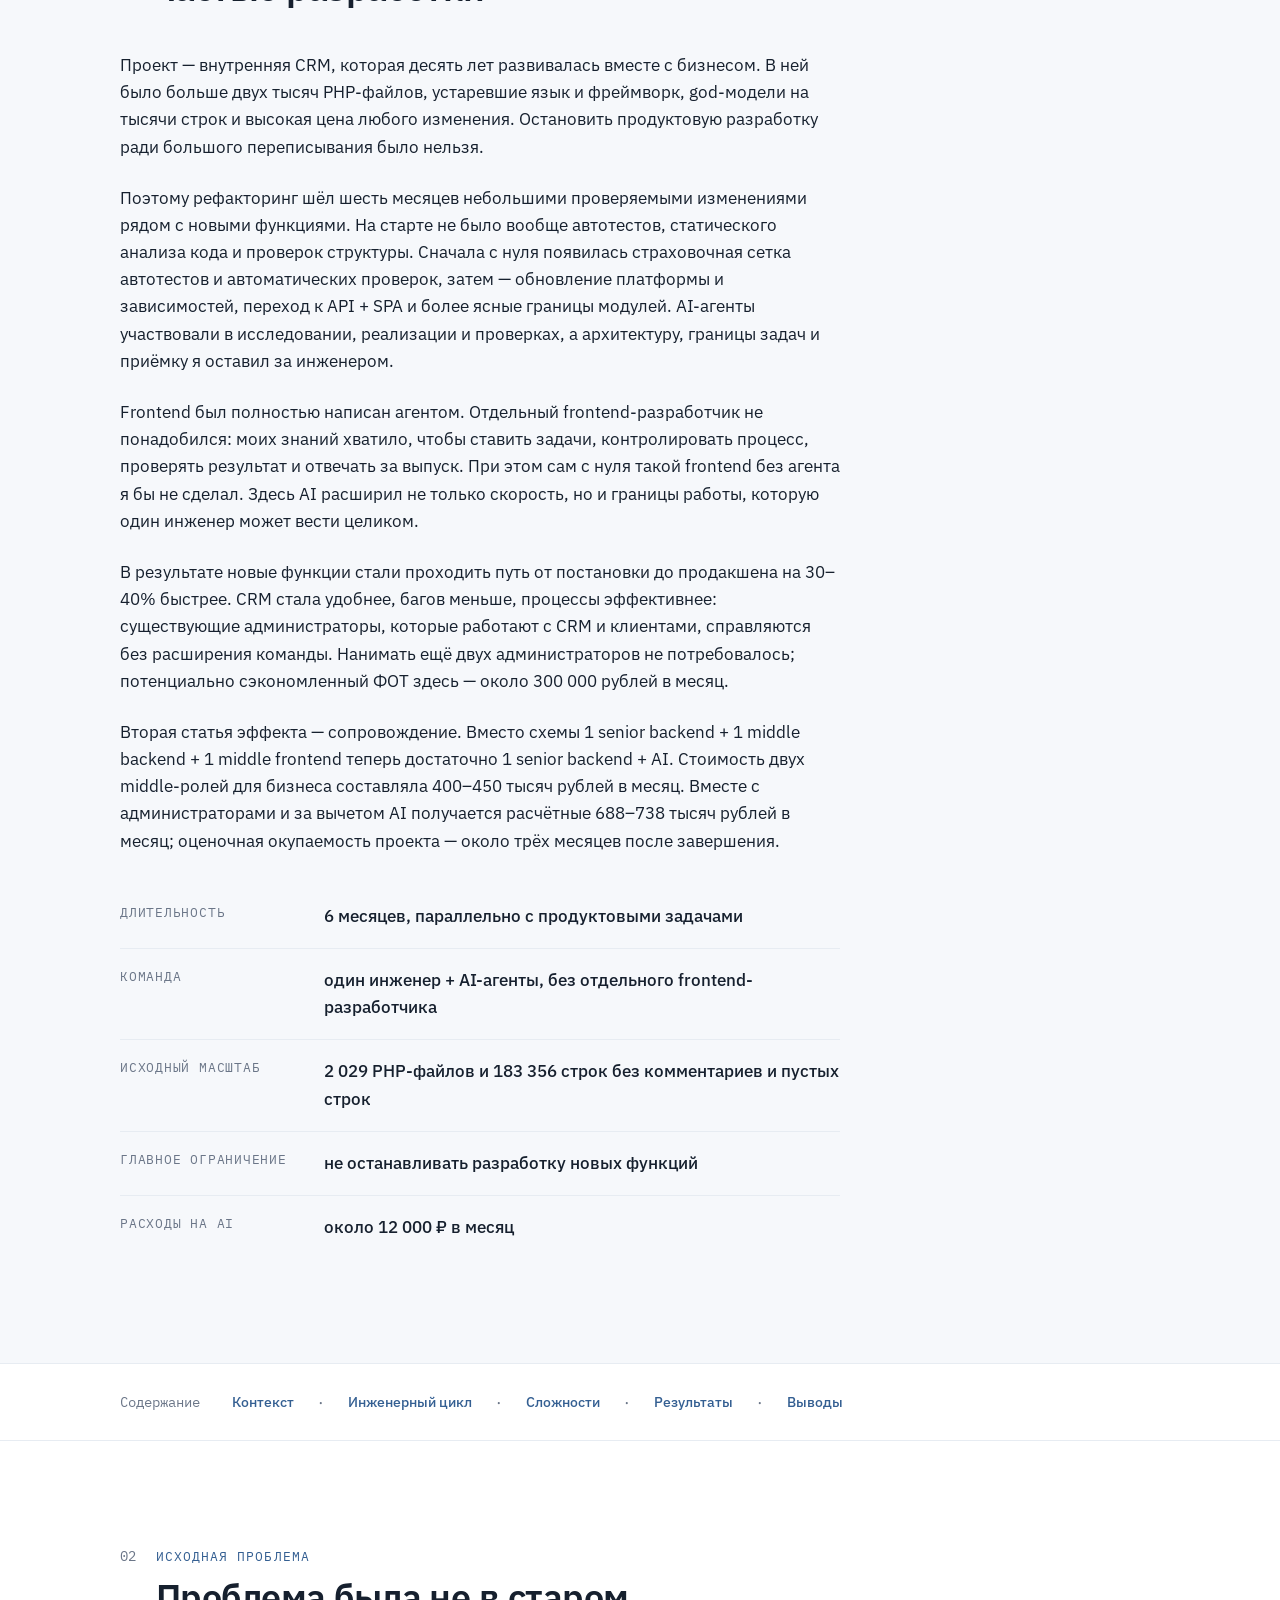
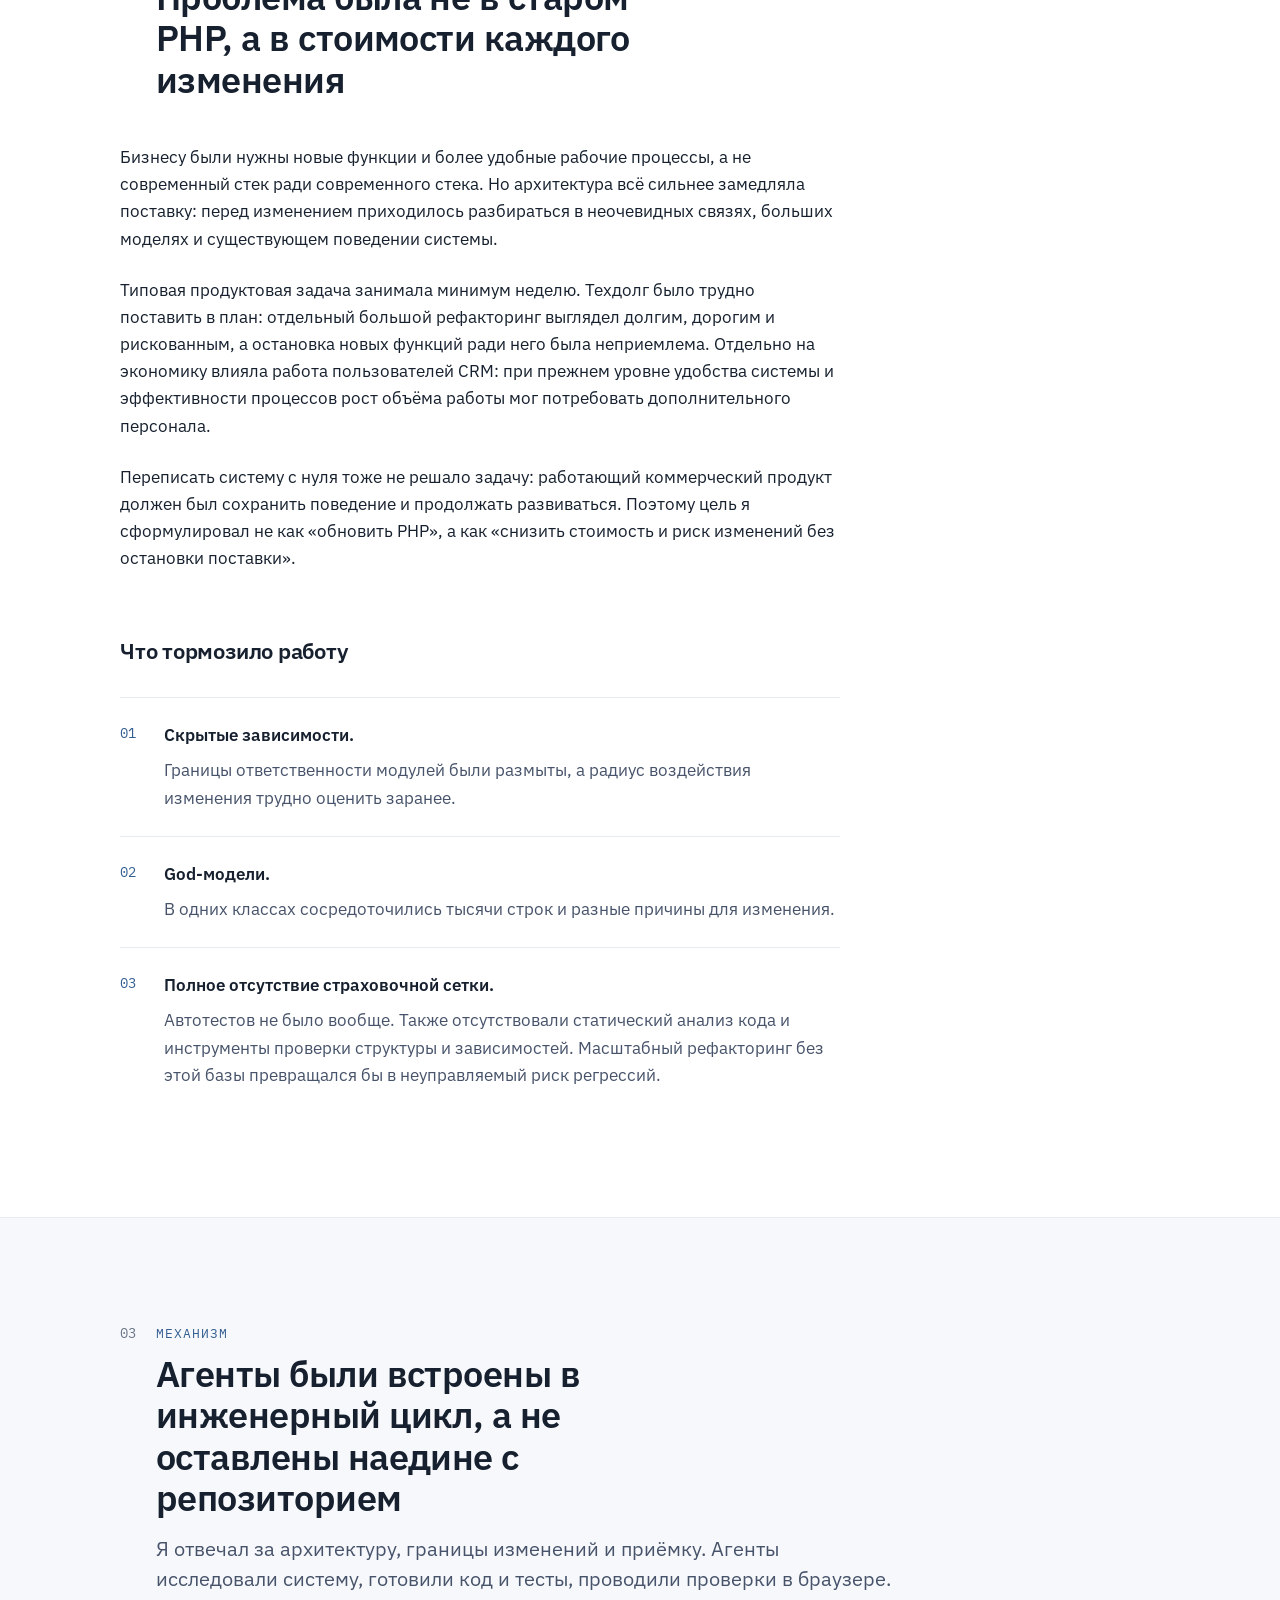
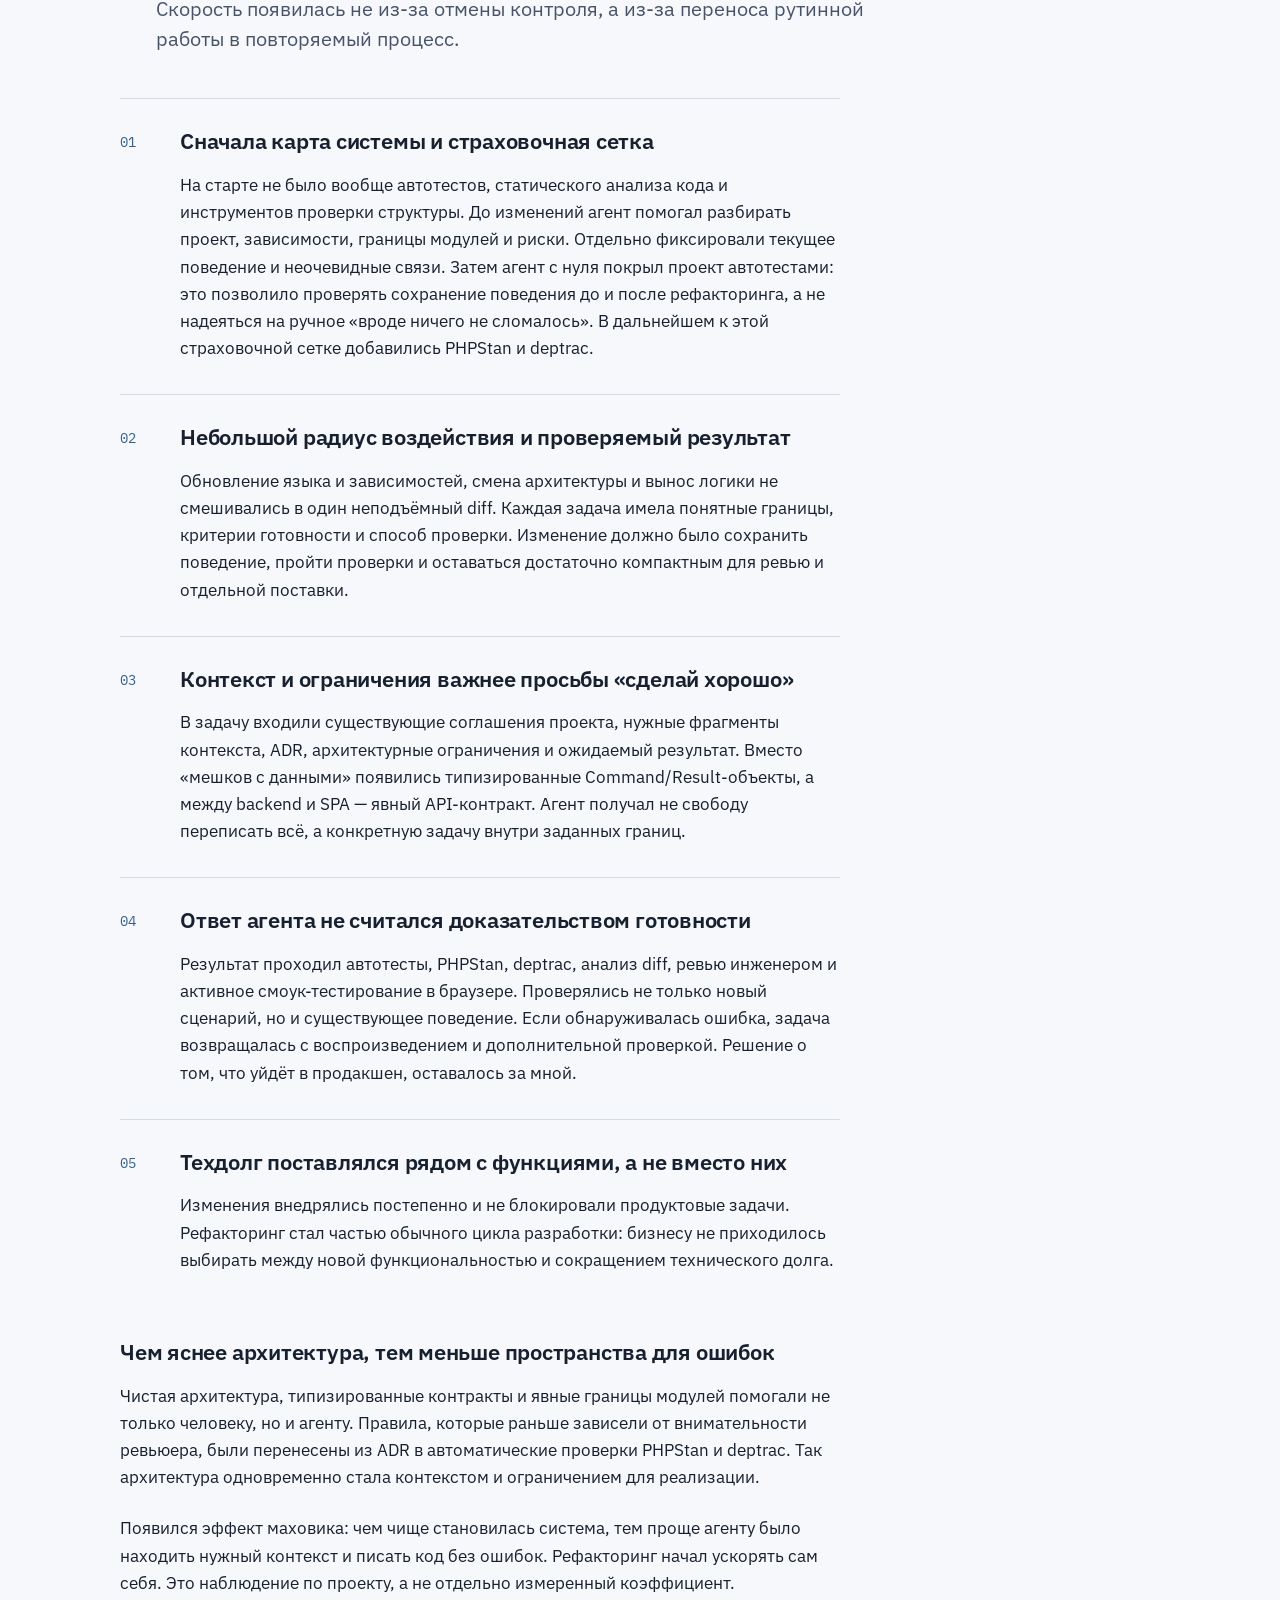
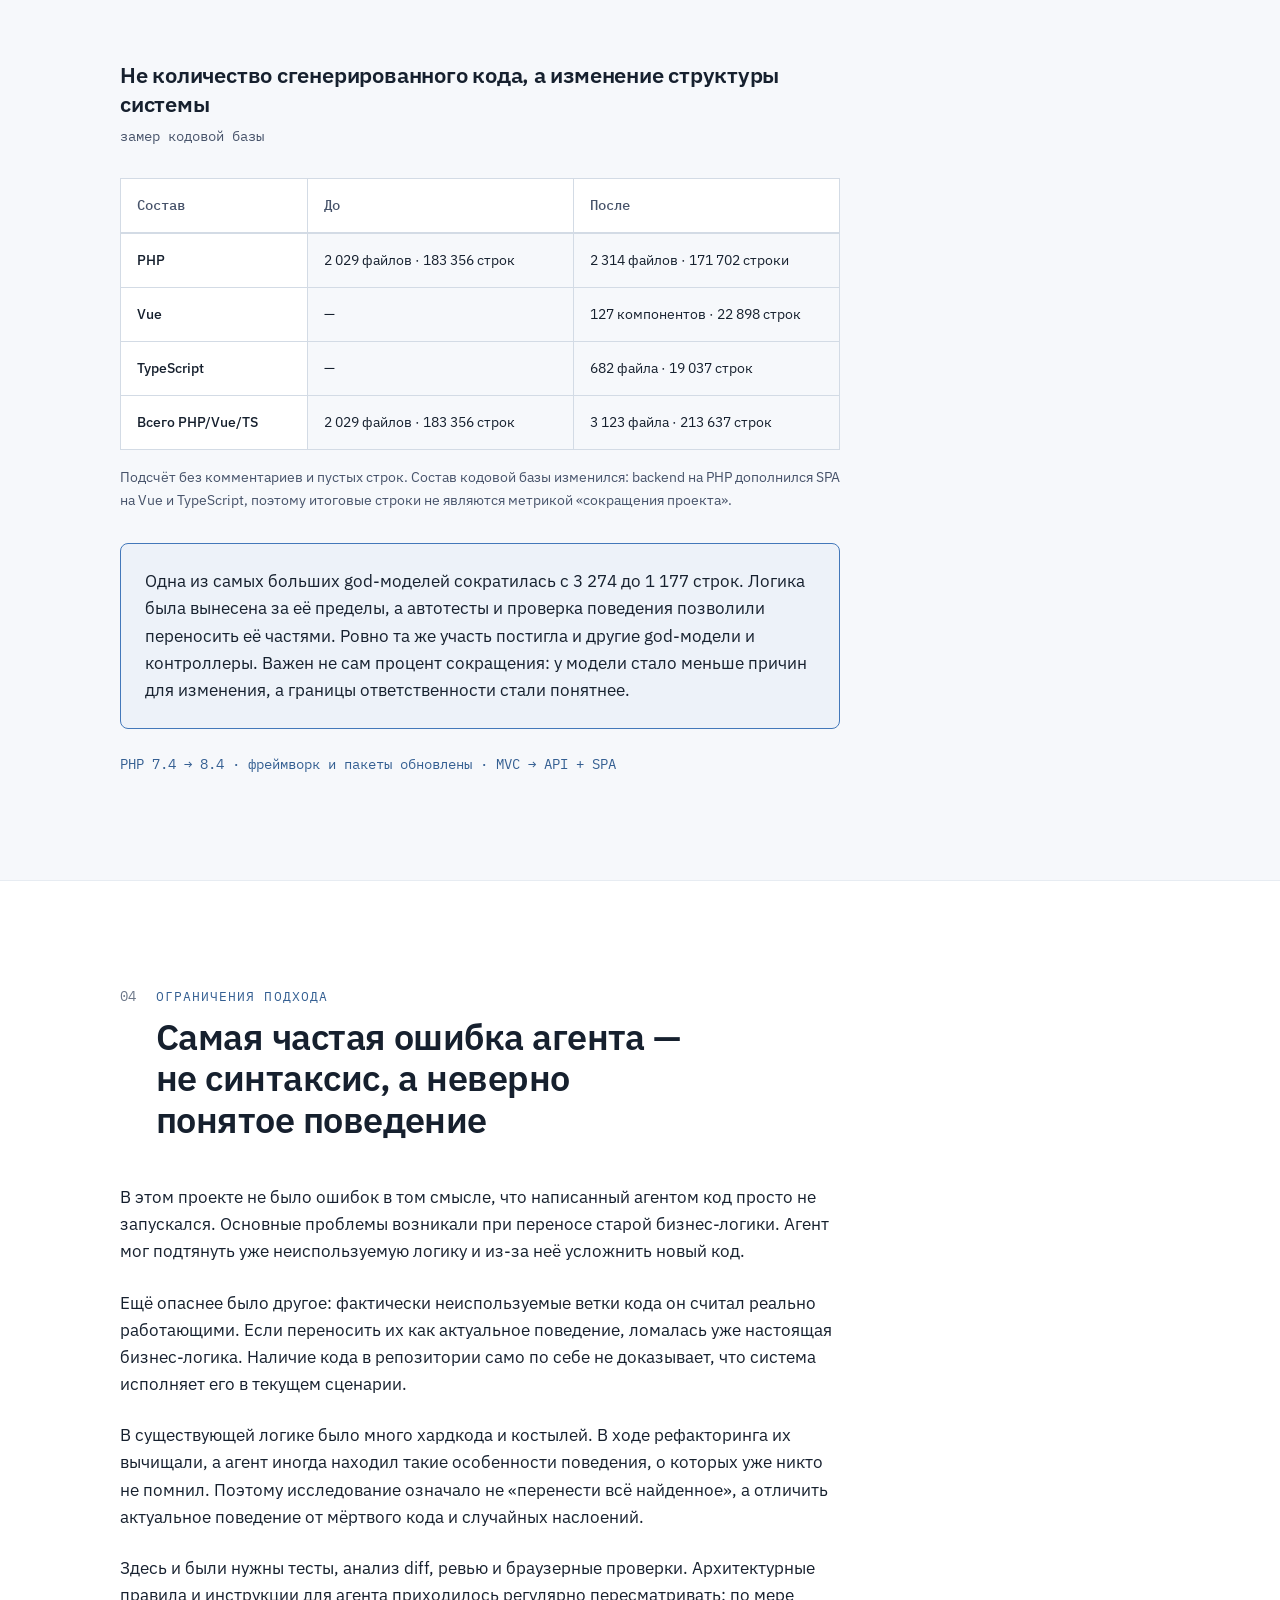
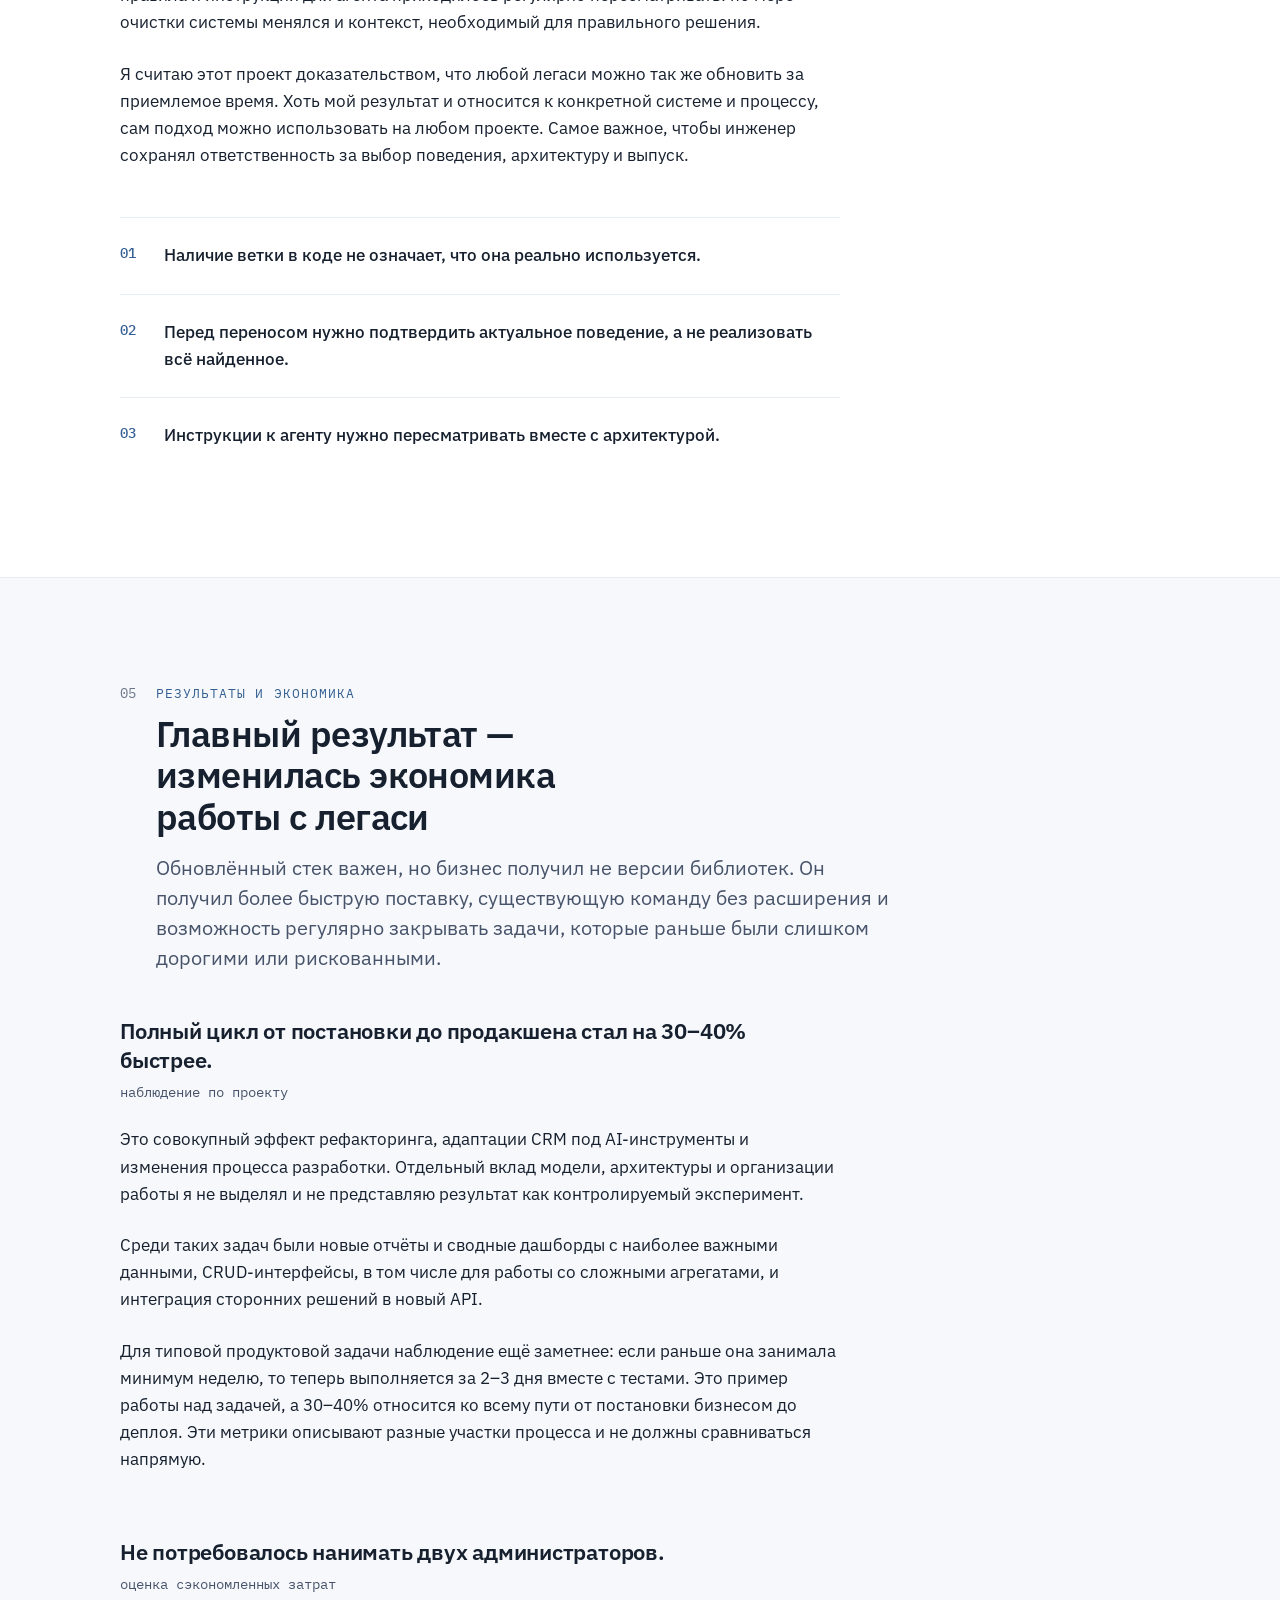
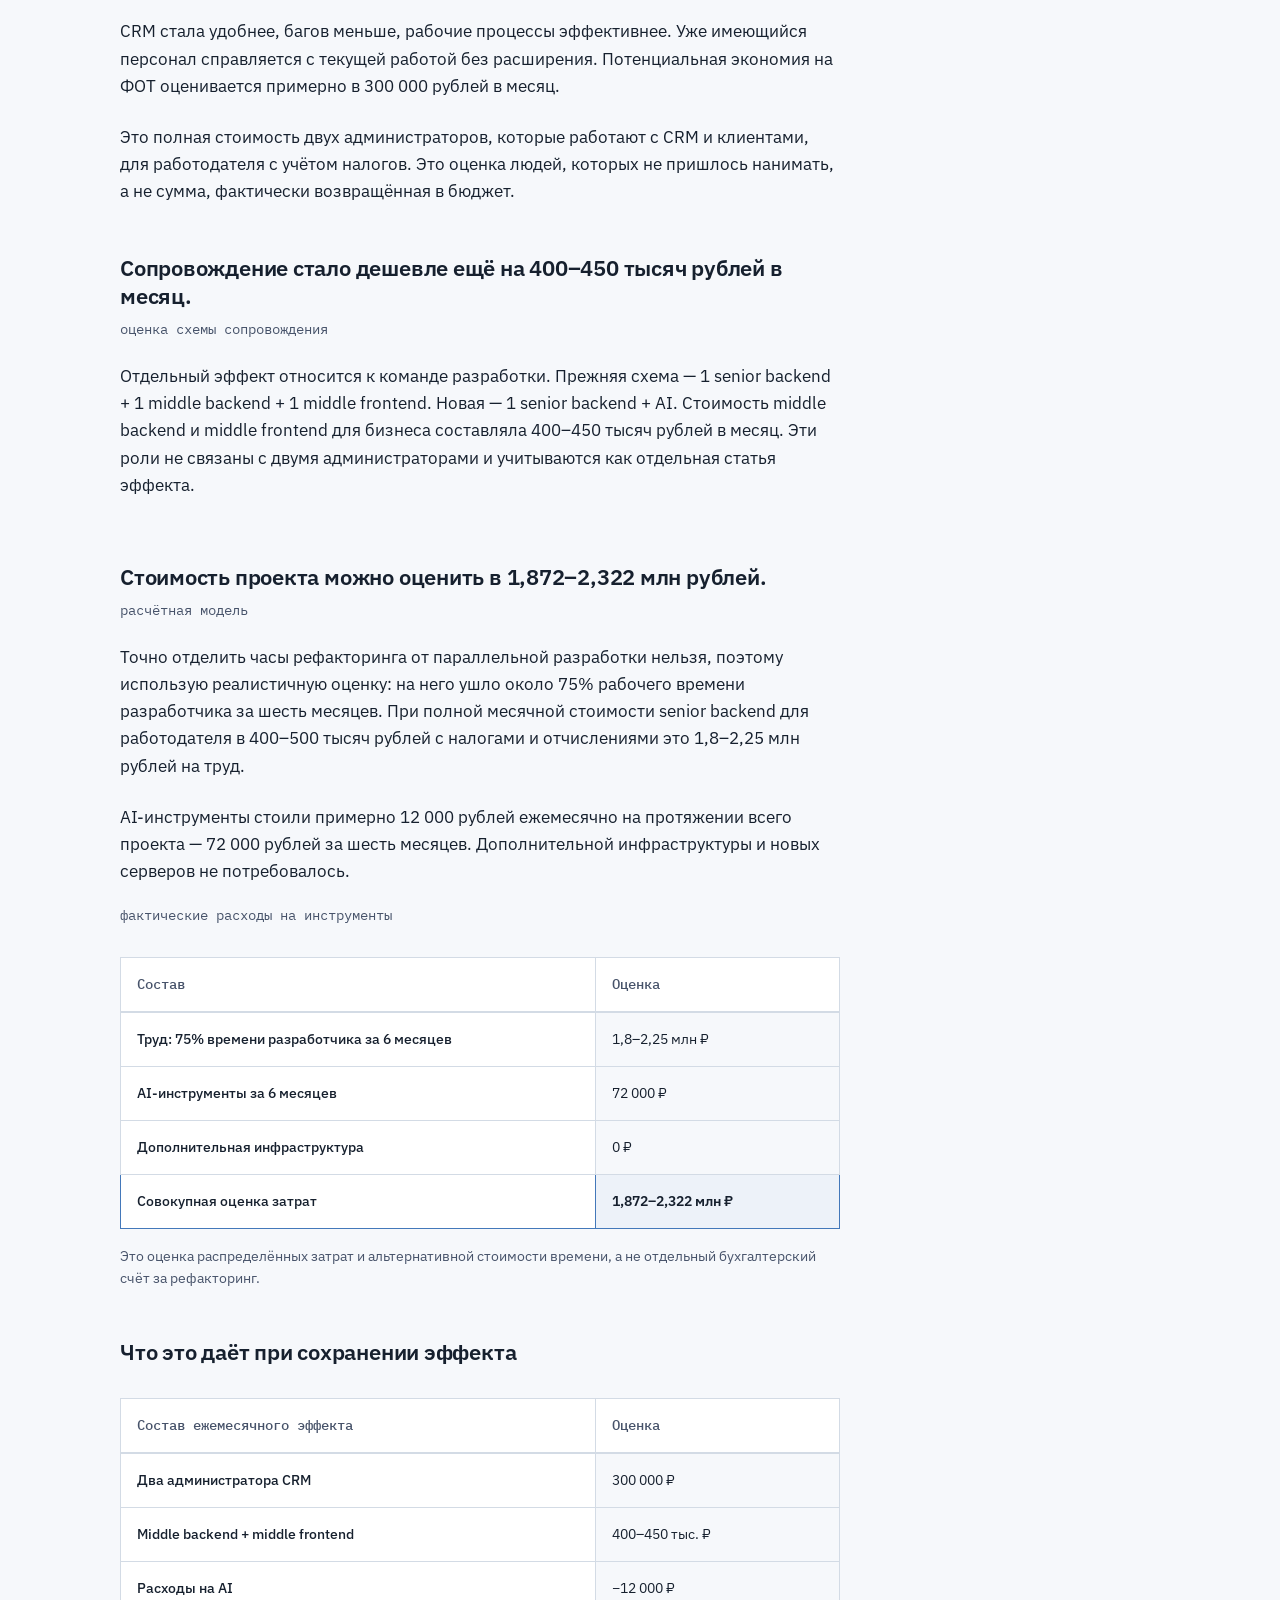
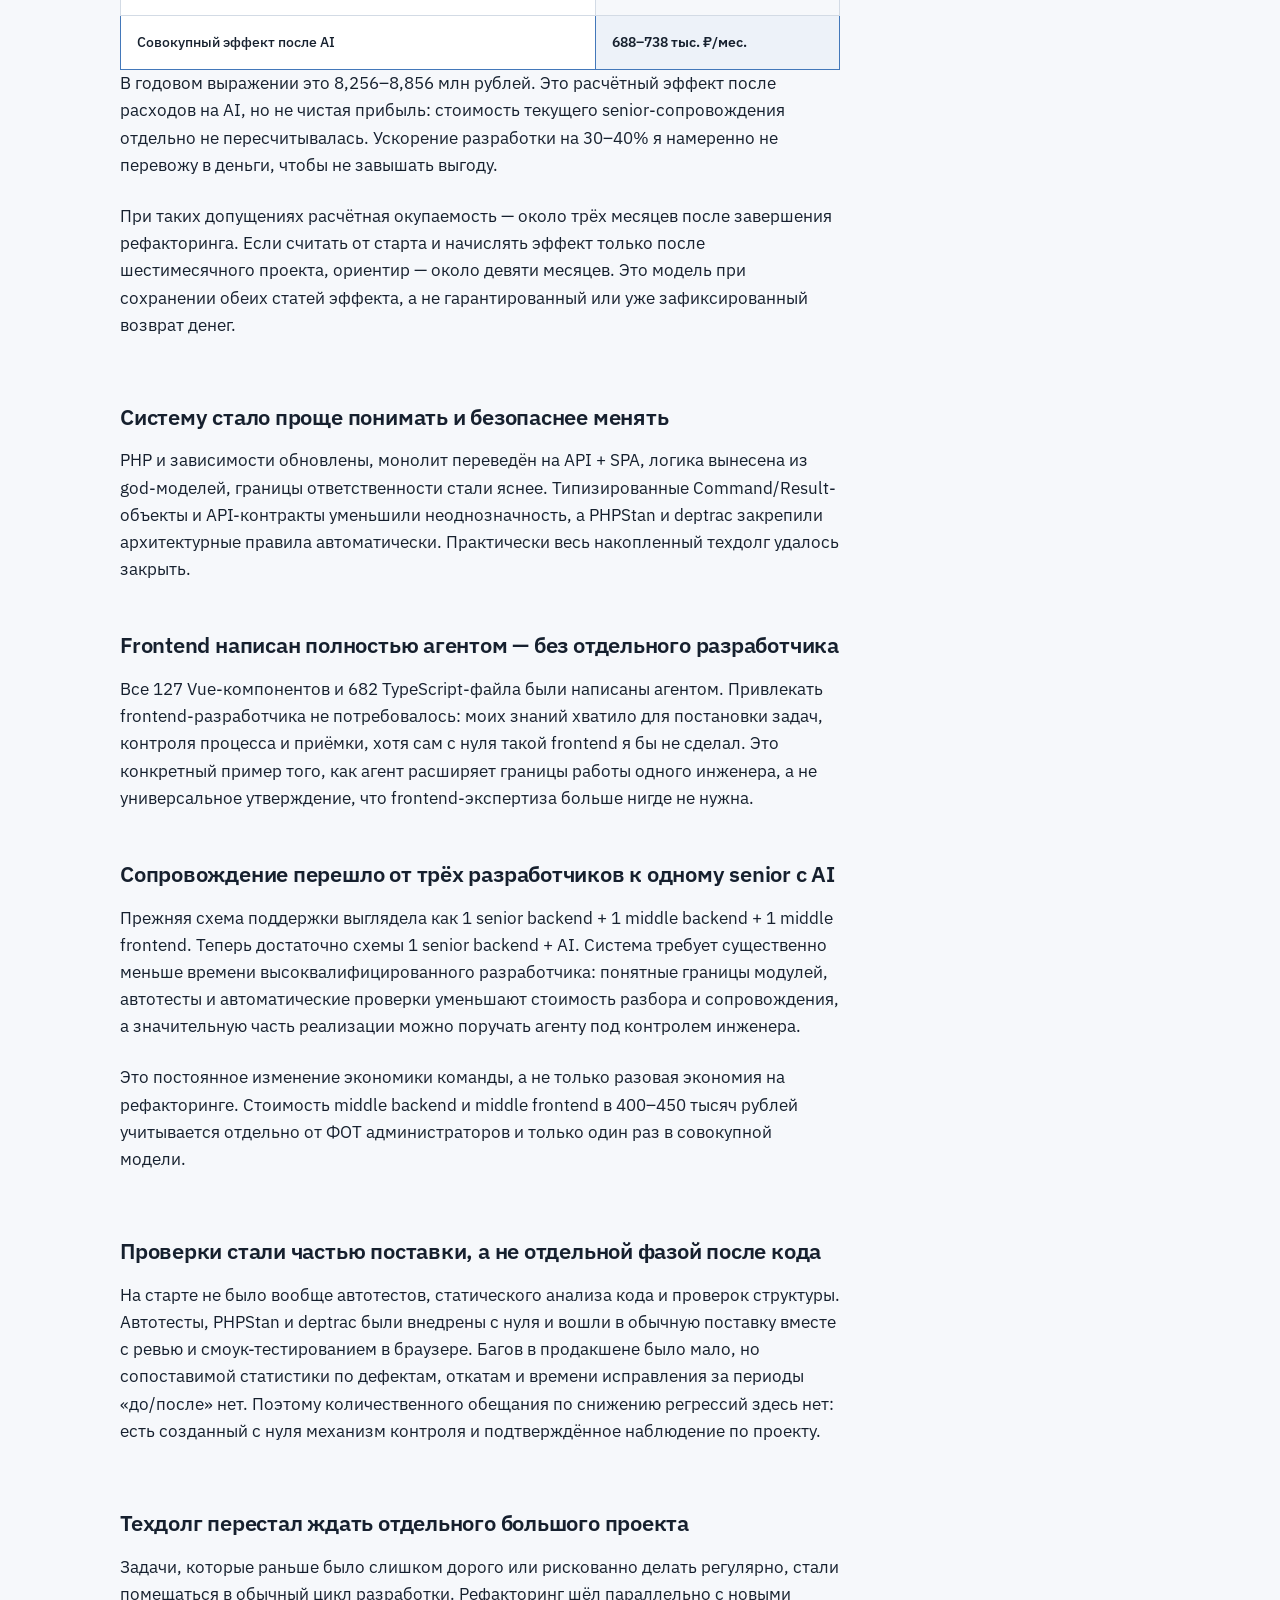
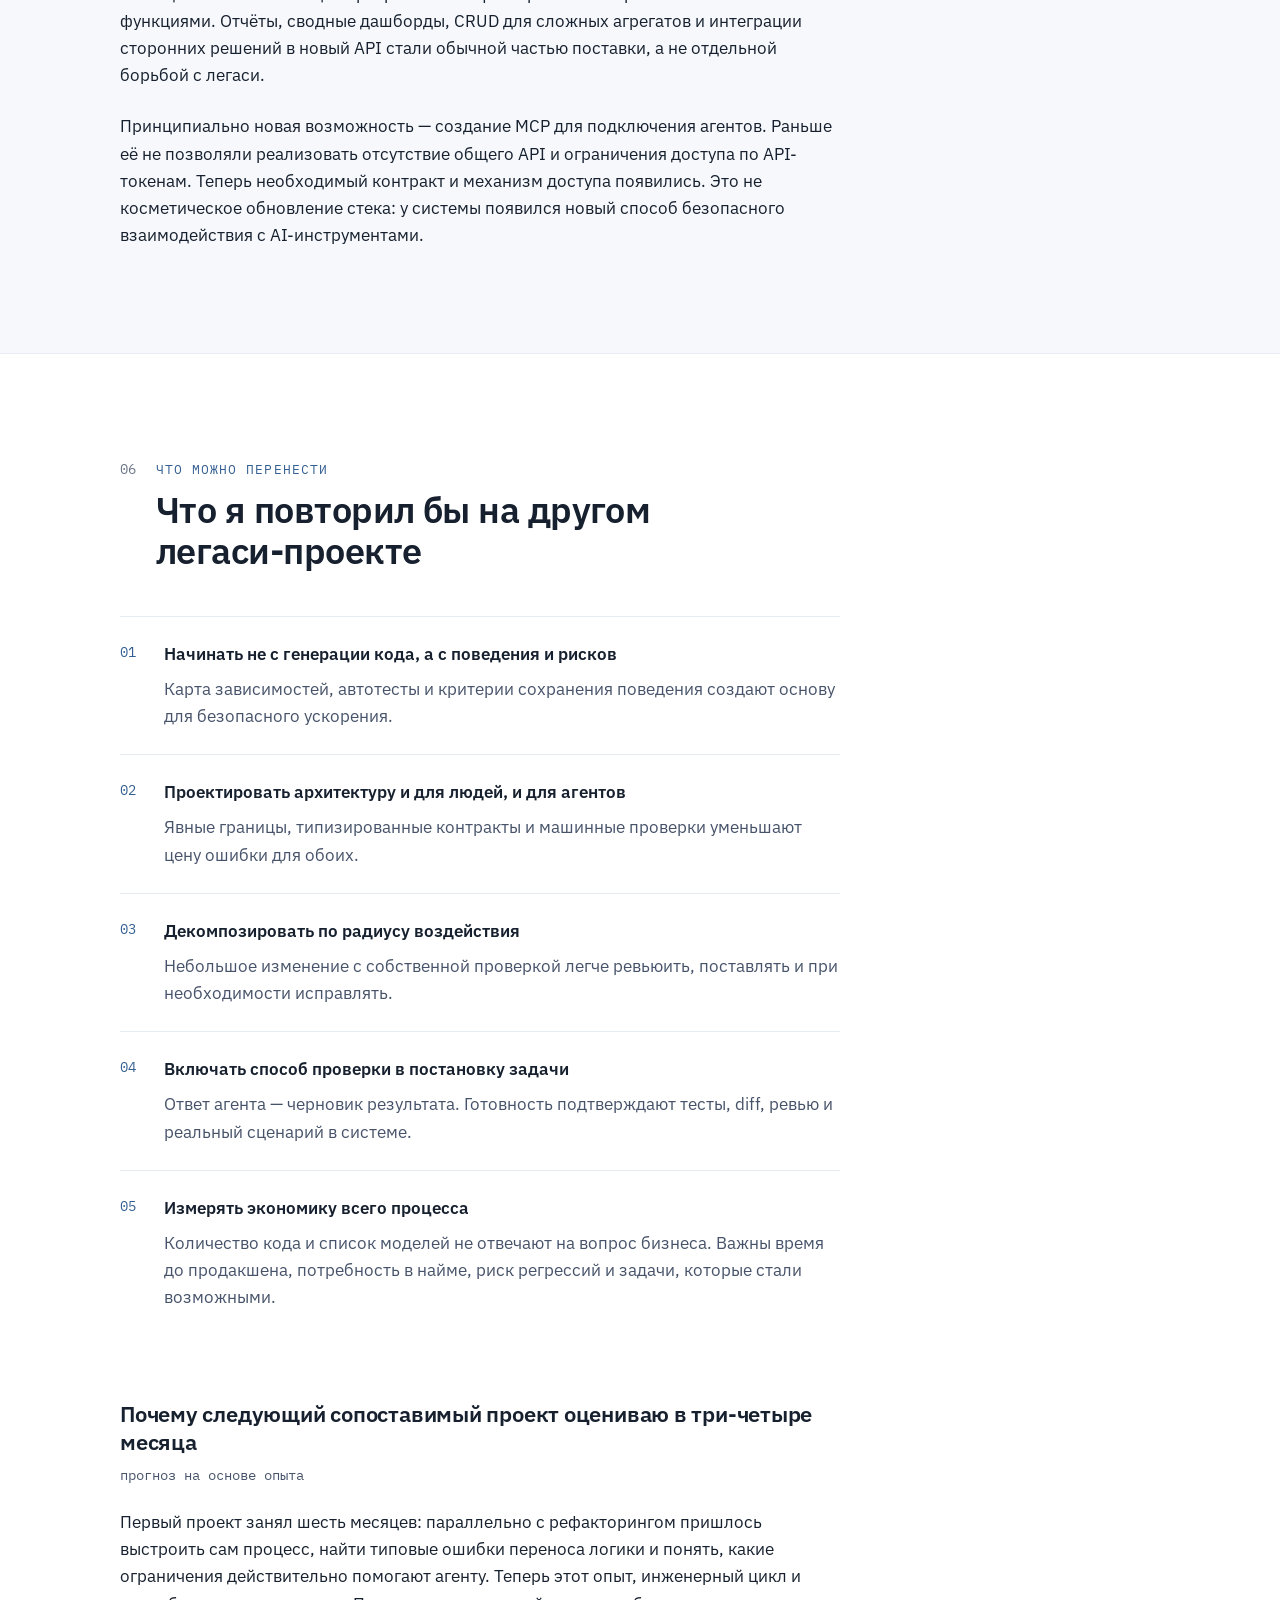
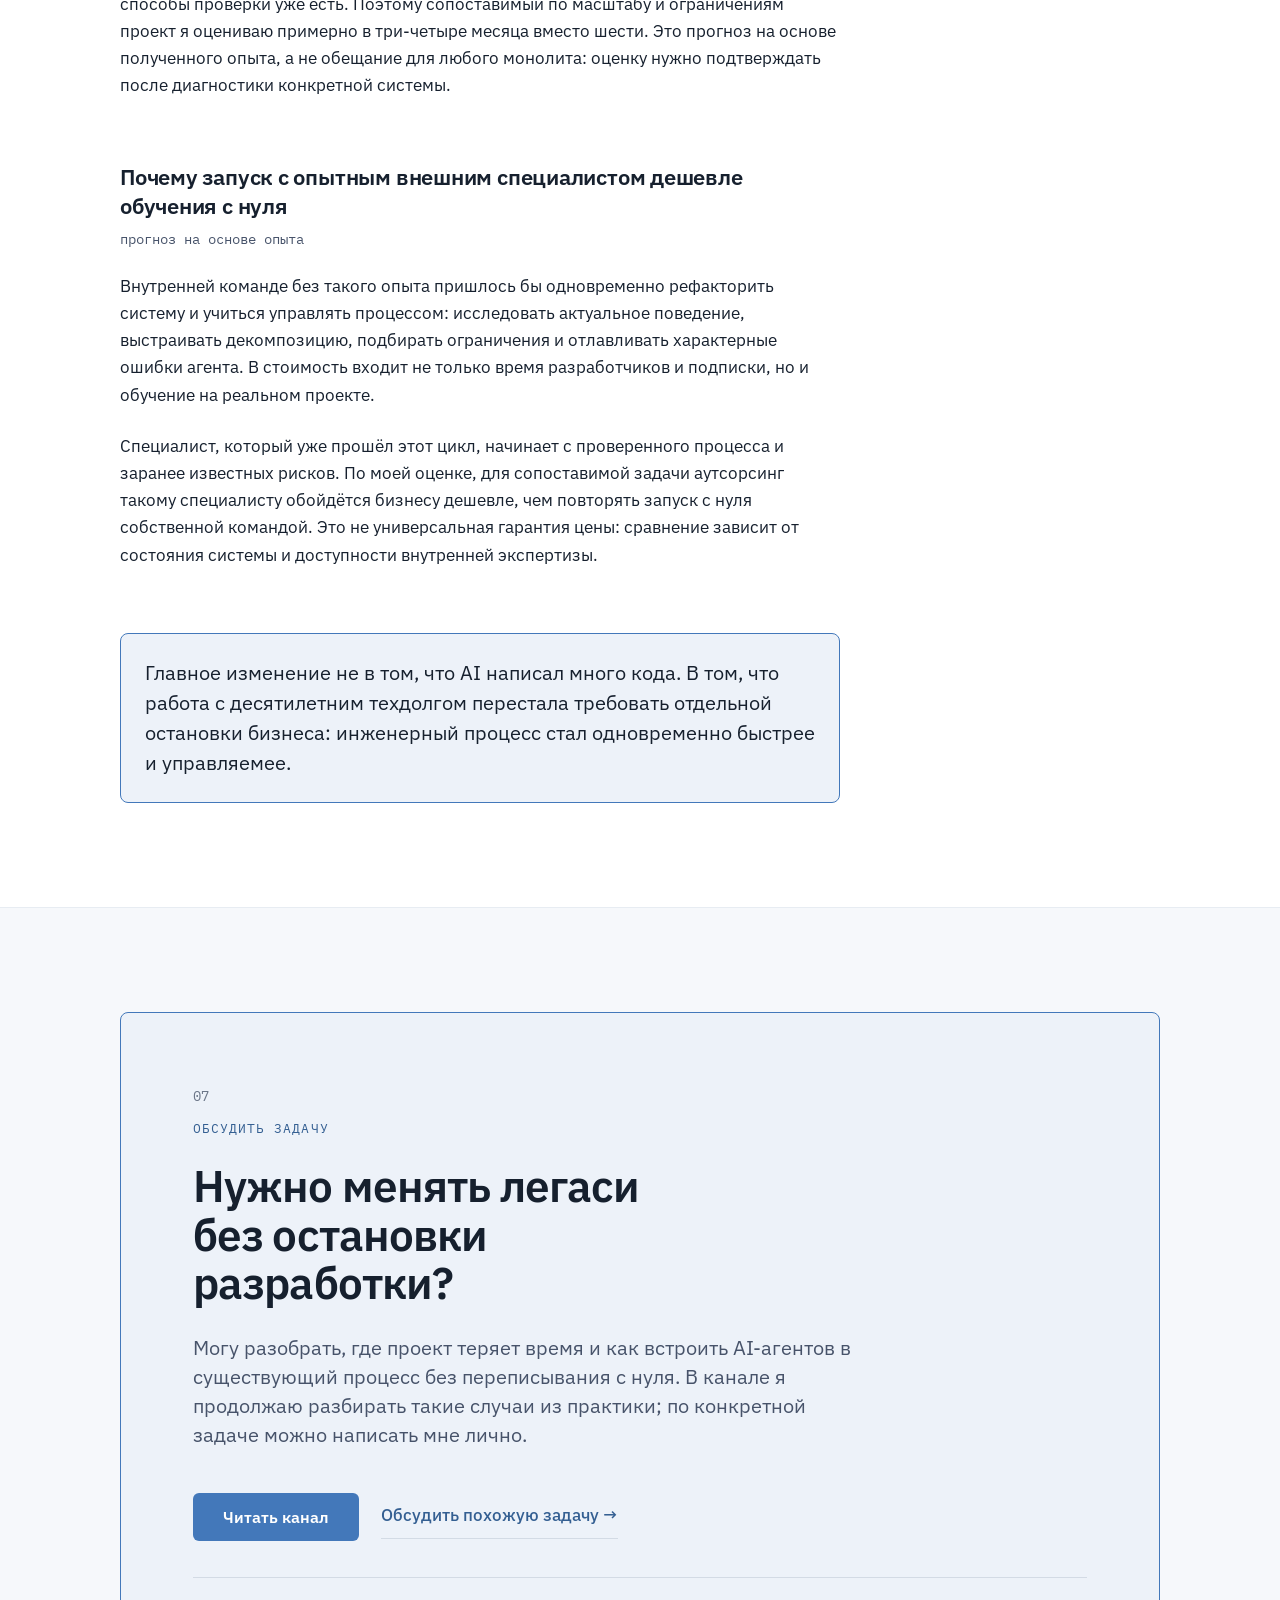
<file: public/cases/php-monolith-ai-refactoring/index.html>
<!DOCTYPE html>
<html lang="ru">
<head>
  <meta charset="utf-8">
  <meta name="viewport" content="width=device-width, initial-scale=1">

  <title>Рефакторинг PHP-монолита с AI-агентами&nbsp;— кейс Евгения Холина</title>
  <meta name="description" content="Кейс рефакторинга PHP-монолита с AI-агентами: 6 месяцев без остановки разработки, ускорение поставки на 30–40% и 688–738 тыс. ₽ расчётного эффекта в месяц.">
  <link rel="canonical" href="https://eholin.github.io/cases/php-monolith-ai-refactoring/">
  <meta name="robots" content="index,follow,max-image-preview:large">

  <!-- Open Graph -->
  <meta property="og:type" content="article">
  <meta property="og:locale" content="ru_RU">
  <meta property="og:title" content="10 лет техдолга за 6 месяцев: PHP-монолит и AI-агенты">
  <meta property="og:description" content="Поставка ускорилась на 30–40%, сопровождение перешло к senior + AI, а расчётный эффект на ФОТ составил 688–738 тыс. ₽ в месяц.">
  <meta property="og:url" content="https://eholin.github.io/cases/php-monolith-ai-refactoring/">
  <meta property="og:image" content="https://eholin.github.io/assets/og-php-monolith-ai.jpg">
  <meta property="og:image:width" content="1200">
  <meta property="og:image:height" content="630">
  <meta property="og:image:alt" content="Кейс: рефакторинг PHP-монолита с AI-агентами за 6 месяцев">
  <meta property="article:published_time" content="2026-11-08">
  <meta property="article:modified_time" content="2026-11-08">
  <meta name="twitter:card" content="summary_large_image">

  <script type="application/ld+json">
  {
    "@context": "https://schema.org",
    "@graph": [
      {
        "@type": "TechArticle",
        "@id": "https://eholin.github.io/cases/php-monolith-ai-refactoring/#article",
        "headline": "Как я рефакторил PHP-монолит с помощью AI-агентов, не останавливая разработку",
        "description": "Кейс рефакторинга PHP-монолита с AI-агентами: 6 месяцев без остановки разработки, ускорение поставки на 30–40% и 688–738 тыс. ₽ расчётного эффекта в месяц.",
        "image": "https://eholin.github.io/assets/og-php-monolith-ai.jpg",
        "datePublished": "2026-11-08",
        "dateModified": "2026-11-08",
        "inLanguage": "ru",
        "mainEntityOfPage": "https://eholin.github.io/cases/php-monolith-ai-refactoring/",
        "author": {
          "@id": "https://eholin.github.io/#person"
        }
      },
      {
        "@type": "Person",
        "@id": "https://eholin.github.io/#person",
        "name": "Евгений Холин",
        "url": "https://eholin.github.io/"
      },
      {
        "@type": "BreadcrumbList",
        "itemListElement": [
          {
            "@type": "ListItem",
            "position": 1,
            "name": "Главная",
            "item": "https://eholin.github.io/"
          },
          {
            "@type": "ListItem",
            "position": 2,
            "name": "Кейсы",
            "item": "https://eholin.github.io/#cases"
          },
          {
            "@type": "ListItem",
            "position": 3,
            "name": "Рефакторинг PHP-монолита",
            "item": "https://eholin.github.io/cases/php-monolith-ai-refactoring/"
          }
        ]
      }
    ]
  }
  </script>

  <link rel="icon" href="../../assets/favicon.ico">

  <!-- Шрифты -->
  <link rel="preconnect" href="https://fonts.googleapis.com">
  <link rel="preconnect" href="https://fonts.gstatic.com" crossorigin>
  <link href="https://fonts.googleapis.com/css2?family=IBM+Plex+Mono:wght@400;500&family=IBM+Plex+Sans:wght@400;500;600;700&display=swap" rel="stylesheet">

  <link rel="stylesheet" href="../../css/styles.css">
  <link rel="stylesheet" href="../../css/case.css">
  <noscript><style>.reveal{opacity:1;transform:none}.site-header{transform:none;opacity:1}</style></noscript>

  <!-- Yandex.Metrika counter -->
  <script type="text/javascript">
    (function(m,e,t,r,i,k,a){
        m[i]=m[i]||function(){(m[i].a=m[i].a||[]).push(arguments)};
        m[i].l=1*new Date();
        for (var j = 0; j < document.scripts.length; j++) {if (document.scripts[j].src === r) { return; }}
        k=e.createElement(t),a=e.getElementsByTagName(t)[0],k.async=1,k.src=r,a.parentNode.insertBefore(k,a)
    })(window, document,'script','https://mc.yandex.ru/metrika/tag.js?id=113696163', 'ym');

    ym(113696163, 'init', {ssr:true, webvisor:true, clickmap:true, ecommerce:"dataLayer", referrer: document.referrer, url: location.href, accurateTrackBounce:true, trackLinks:true});
  </script>
  <!-- /Yandex.Metrika counter -->
</head>
<body>
  <noscript><div><img src="https://mc.yandex.ru/watch/113696163" style="position:absolute; left:-9999px;" alt="" /></div></noscript>

  <header class="site-header" id="site-header">
    <div class="container site-header__inner">
      <a class="wordmark" href="../../">Евгений Холин</a>
      <div class="site-header__right">
        <nav class="site-nav" aria-label="Разделы страницы">
          <a class="site-nav__link" href="../../#approach">Подход</a>
          <a class="site-nav__link" href="../../#cases">Кейсы</a>
          <a class="site-nav__link" href="../../#product">Oknoo.app</a>
          <a class="site-nav__link" href="../../#channel">Канал</a>
          <a class="site-nav__link" href="../../#talks">Выступления</a>
        </nav>
        <a class="btn-primary btn-primary--sm" href="https://t.me/real_ai_development" target="_blank" rel="noopener">Читать канал</a>
      </div>
    </div>
  </header>

  <main>
    <nav class="case-breadcrumbs" aria-label="Хлебные крошки">
      <div class="container">
        <ol class="case-breadcrumbs__list">
          <li><a href="../../">Главная</a></li>
          <li><a href="../../#cases">Кейсы</a></li>
          <li aria-current="page">Рефакторинг PHP-монолита</li>
        </ol>
      </div>
    </nav>

    <article>
      <!-- Hero -->
      <section class="hero case-hero" id="hero">
        <div class="container">
          <p class="eyebrow hero__eyebrow">Кейс · PHP · легаси · AI-агенты</p>
          <h1>Как я рефакторил PHP-монолит с помощью AI-агентов, не останавливая разработку</h1>
          <p class="hero__sub case-hero__lead">Шесть месяцев работы одного инженера с AI-агентами над системой с десятилетней историей. Обновил PHP и зависимости, перевел монолит на API + SPA и сократил время от постановки продуктовой задачи до продакшена на 30–40%. Ниже&nbsp;— не список инструментов, а процесс, который позволил менять легаси и выпускать новые функции одновременно.</p>
          <p class="case-hero__byline">Евгений Холин · <time datetime="2026-11-08">8&nbsp;ноября 2026</time></p>
          <div class="hero__actions">
            <a class="btn-primary" href="https://t.me/real_ai_development" target="_blank" rel="noopener">Читать канал</a>
            <a class="btn-secondary" href="https://t.me/eholin" target="_blank" rel="noopener">Обсудить похожую задачу</a>
          </div>

          <div class="case-hero__metrics" aria-label="Главные результаты проекта">
            <div class="case-metric">
              <div class="case-metric__value">30–40%</div>
              <div class="case-metric__label">быстрее от постановки задачи до продакшена</div>
              <div class="case-metric__evidence">наблюдение по проекту</div>
            </div>
            <div class="case-metric">
              <div class="case-metric__value case-metric__value--financial">~700&nbsp;тыс.&nbsp;₽/мес.</div>
              <div class="case-metric__label">расчётный эффект экономии на ФОТ</div>
              <div class="case-metric__evidence">администраторы + сопровождение</div>
            </div>
            <div class="case-metric">
              <div class="case-metric__value">≈3-4&nbsp;месяца</div>
              <div class="case-metric__label">расчётная окупаемость после завершения</div>
              <div class="case-metric__evidence">≈9-10&nbsp;месяцев от старта</div>
            </div>
          </div>

          <div class="case-notes case-hero__notes">
            <p>Финансовый эффект складывается из 300&nbsp;000&nbsp;₽ на двух администраторах и 400–450&nbsp;тыс.&nbsp;₽ на middle backend + middle frontend минус 12&nbsp;000&nbsp;₽ на AI. Это расчёт при сохранении эффекта, а не чистая прибыль.</p>
            <p>Ускорение&nbsp;— совокупный эффект рефакторинга, адаптации CRM под AI-инструменты и изменения процесса разработки, а не изолированный эффект одной модели.</p>
          </div>

          <p class="hero__trust case-hero__scale">6&nbsp;месяцев · 10&nbsp;лет развития · 1&nbsp;инженер + AI-агенты · PHP&nbsp;7.4 → 8.4 · MVC → API + SPA</p>
        </div>
      </section>

      <!-- 01&nbsp;— Краткое резюме -->
      <section class="section section--surface reveal" id="summary">
        <div class="container">
          <div class="section-head">
            <span class="section-head__num">01</span>
            <div>
              <span class="eyebrow">Кратко о проекте</span>
              <h2>Рефакторинг перестал быть отдельным проектом и стал частью разработки</h2>
            </div>
          </div>
          <div class="case-article">
            <p>Проект&nbsp;— внутренняя CRM, которая десять лет развивалась вместе с бизнесом. В ней было больше двух тысяч PHP-файлов, устаревшие язык и фреймворк, god-модели на тысячи строк и высокая цена любого изменения. Остановить продуктовую разработку ради большого переписывания было нельзя.</p>
            <p>Поэтому рефакторинг шёл шесть месяцев небольшими проверяемыми изменениями рядом с новыми функциями. На старте не было вообще автотестов, статического анализа кода и проверок структуры. Сначала с нуля появилась страховочная сетка автотестов и автоматических проверок, затем&nbsp;— обновление платформы и зависимостей, переход к API + SPA и более ясные границы модулей. AI-агенты участвовали в исследовании, реализации и проверках, а архитектуру, границы задач и приёмку я оставил за инженером.</p>
            <p>Frontend был полностью написан агентом. Отдельный frontend-разработчик не понадобился: моих знаний хватило, чтобы ставить задачи, контролировать процесс, проверять результат и отвечать за выпуск. При этом сам с нуля такой frontend без агента я бы не сделал. Здесь AI расширил не только скорость, но и границы работы, которую один инженер может вести целиком.</p>
            <p>В результате новые функции стали проходить путь от постановки до продакшена на 30–40% быстрее. CRM стала удобнее, багов меньше, процессы эффективнее: существующие администраторы, которые работают с CRM и клиентами, справляются без расширения команды. Нанимать ещё двух администраторов не потребовалось; потенциально сэкономленный ФОТ здесь&nbsp;— около 300&nbsp;000 рублей в месяц.</p>
            <p>Вторая статья эффекта&nbsp;— сопровождение. Вместо схемы 1&nbsp;senior backend + 1&nbsp;middle backend + 1&nbsp;middle frontend теперь достаточно 1&nbsp;senior backend + AI. Стоимость двух middle-ролей для бизнеса составляла 400–450&nbsp;тысяч рублей в месяц. Вместе с администраторами и за вычетом AI получается расчётные 688–738&nbsp;тысяч рублей в месяц; оценочная окупаемость проекта&nbsp;— около трёх месяцев после завершения.</p>

            <dl class="facts case-facts">
              <div class="facts__row">
                <dt>Длительность</dt>
                <dd>6&nbsp;месяцев, параллельно с продуктовыми задачами</dd>
              </div>
              <div class="facts__row">
                <dt>Команда</dt>
                <dd>один инженер + AI-агенты, без отдельного frontend-разработчика</dd>
              </div>
              <div class="facts__row">
                <dt>Исходный масштаб</dt>
                <dd>2&nbsp;029 PHP-файлов и 183&nbsp;356 строк без комментариев и пустых строк</dd>
              </div>
              <div class="facts__row">
                <dt>Главное ограничение</dt>
                <dd>не останавливать разработку новых функций</dd>
              </div>
              <div class="facts__row">
                <dt>Расходы на AI</dt>
                <dd>около 12&nbsp;000&nbsp;₽ в месяц</dd>
              </div>
            </dl>
          </div>
        </div>
      </section>

      <!-- Содержание -->
      <nav class="case-toc" aria-label="Содержание кейса">
        <div class="container case-toc__inner">
          <span class="case-toc__label">Содержание</span>
          <ul class="case-toc__list">
            <li><a href="#context" data-scroll>Контекст</a></li>
            <li><a href="#approach" data-scroll>Инженерный цикл</a></li>
            <li><a href="#challenges" data-scroll>Сложности</a></li>
            <li><a href="#results" data-scroll>Результаты</a></li>
            <li><a href="#lessons" data-scroll>Выводы</a></li>
          </ul>
        </div>
      </nav>

      <!-- 02&nbsp;— Контекст -->
      <section class="section reveal" id="context">
        <div class="container">
          <div class="section-head">
            <span class="section-head__num">02</span>
            <div>
              <span class="eyebrow">Исходная проблема</span>
              <h2>Проблема была не в старом PHP, а в стоимости каждого изменения</h2>
            </div>
          </div>
          <div class="case-article">
            <p>Бизнесу были нужны новые функции и более удобные рабочие процессы, а не современный стек ради современного стека. Но архитектура всё сильнее замедляла поставку: перед изменением приходилось разбираться в неочевидных связях, больших моделях и существующем поведении системы.</p>
            <p>Типовая продуктовая задача занимала минимум неделю. Техдолг было трудно поставить в план: отдельный большой рефакторинг выглядел долгим, дорогим и рискованным, а остановка новых функций ради него была неприемлема. Отдельно на экономику влияла работа пользователей CRM: при прежнем уровне удобства системы и эффективности процессов рост объёма работы мог потребовать дополнительного персонала.</p>
            <p>Переписать систему с нуля тоже не решало задачу: работающий коммерческий продукт должен был сохранить поведение и продолжать развиваться. Поэтому цель я сформулировал не как «обновить PHP», а как «снизить стоимость и риск изменений без остановки поставки».</p>

            <div class="case-subsection">
              <h3>Что тормозило работу</h3>
              <ol class="case-point-list">
                <li>
                  <strong>Скрытые зависимости.</strong>
                  <p>Границы ответственности модулей были размыты, а радиус воздействия изменения трудно оценить заранее.</p>
                </li>
                <li>
                  <strong>God-модели.</strong>
                  <p>В одних классах сосредоточились тысячи строк и разные причины для изменения.</p>
                </li>
                <li>
                  <strong>Полное отсутствие страховочной сетки.</strong>
                  <p>Автотестов не было вообще. Также отсутствовали статический анализ кода и инструменты проверки структуры и зависимостей. Масштабный рефакторинг без этой базы превращался бы в неуправляемый риск регрессий.</p>
                </li>
              </ol>
            </div>
          </div>
        </div>
      </section>

      <!-- 03&nbsp;— Инженерный подход -->
      <section class="section section--surface reveal" id="approach">
        <div class="container">
          <div class="section-head">
            <span class="section-head__num">03</span>
            <div>
              <span class="eyebrow">Механизм</span>
              <h2>Агенты были встроены в инженерный цикл, а не оставлены наедине с репозиторием</h2>
              <p class="section-head__lead">Я отвечал за архитектуру, границы изменений и приёмку. Агенты исследовали систему, готовили код и тесты, проводили проверки в браузере. Скорость появилась не из-за отмены контроля, а из-за переноса рутинной работы в повторяемый процесс.</p>
            </div>
          </div>
          <div class="case-article">
            <ol class="case-process">
              <li class="case-process__step">
                <span class="case-process__num">01</span>
                <div>
                  <h3>Сначала карта системы и страховочная сетка</h3>
                  <p>На старте не было вообще автотестов, статического анализа кода и инструментов проверки структуры. До изменений агент помогал разбирать проект, зависимости, границы модулей и риски. Отдельно фиксировали текущее поведение и неочевидные связи. Затем агент с нуля покрыл проект автотестами: это позволило проверять сохранение поведения до и после рефакторинга, а не надеяться на ручное «вроде ничего не сломалось». В дальнейшем к этой страховочной сетке добавились PHPStan и deptrac.</p>
                </div>
              </li>
              <li class="case-process__step">
                <span class="case-process__num">02</span>
                <div>
                  <h3>Небольшой радиус воздействия и проверяемый результат</h3>
                  <p>Обновление языка и зависимостей, смена архитектуры и вынос логики не смешивались в один неподъёмный diff. Каждая задача имела понятные границы, критерии готовности и способ проверки. Изменение должно было сохранить поведение, пройти проверки и оставаться достаточно компактным для ревью и отдельной поставки.</p>
                </div>
              </li>
              <li class="case-process__step">
                <span class="case-process__num">03</span>
                <div>
                  <h3>Контекст и ограничения важнее просьбы «сделай хорошо»</h3>
                  <p>В задачу входили существующие соглашения проекта, нужные фрагменты контекста, ADR, архитектурные ограничения и ожидаемый результат. Вместо «мешков с данными» появились типизированные Command/Result-объекты, а между backend и SPA&nbsp;— явный API-контракт. Агент получал не свободу переписать всё, а конкретную задачу внутри заданных границ.</p>
                </div>
              </li>
              <li class="case-process__step">
                <span class="case-process__num">04</span>
                <div>
                  <h3>Ответ агента не считался доказательством готовности</h3>
                  <p>Результат проходил автотесты, PHPStan, deptrac, анализ diff, ревью инженером и активное смоук-тестирование в браузере. Проверялись не только новый сценарий, но и существующее поведение. Если обнаруживалась ошибка, задача возвращалась с воспроизведением и дополнительной проверкой. Решение о том, что уйдёт в продакшен, оставалось за мной.</p>
                </div>
              </li>
              <li class="case-process__step">
                <span class="case-process__num">05</span>
                <div>
                  <h3>Техдолг поставлялся рядом с функциями, а не вместо них</h3>
                  <p>Изменения внедрялись постепенно и не блокировали продуктовые задачи. Рефакторинг стал частью обычного цикла разработки: бизнесу не приходилось выбирать между новой функциональностью и сокращением технического долга.</p>
                </div>
              </li>
            </ol>

            <section class="case-subsection">
              <h3>Чем яснее архитектура, тем меньше пространства для ошибок</h3>
              <p>Чистая архитектура, типизированные контракты и явные границы модулей помогали не только человеку, но и агенту. Правила, которые раньше зависели от внимательности ревьюера, были перенесены из ADR в автоматические проверки PHPStan и deptrac. Так архитектура одновременно стала контекстом и ограничением для реализации.</p>
              <p>Появился эффект маховика: чем чище становилась система, тем проще агенту было находить нужный контекст и писать код без ошибок. Рефакторинг начал ускорять сам себя. Это наблюдение по проекту, а не отдельно измеренный коэффициент.</p>
            </section>

            <section class="case-subsection">
              <h3>Не количество сгенерированного кода, а изменение структуры системы</h3>
              <p class="case-evidence">замер кодовой базы</p>
              <div class="case-comparison">
                <table>
                  <caption class="case-visually-hidden">Объём кодовой базы до и после рефакторинга</caption>
                  <thead>
                    <tr>
                      <th scope="col">Состав</th>
                      <th scope="col">До</th>
                      <th scope="col">После</th>
                    </tr>
                  </thead>
                  <tbody>
                    <tr>
                      <th scope="row">PHP</th>
                      <td data-label="До">2&nbsp;029 файлов · 183&nbsp;356 строк</td>
                      <td data-label="После">2&nbsp;314 файлов · 171&nbsp;702 строки</td>
                    </tr>
                    <tr>
                      <th scope="row">Vue</th>
                      <td data-label="До">—</td>
                      <td data-label="После">127 компонентов · 22&nbsp;898 строк</td>
                    </tr>
                    <tr>
                      <th scope="row">TypeScript</th>
                      <td data-label="До">—</td>
                      <td data-label="После">682 файла · 19&nbsp;037 строк</td>
                    </tr>
                    <tr>
                      <th scope="row">Всего PHP/Vue/TS</th>
                      <td data-label="До">2&nbsp;029 файлов · 183&nbsp;356 строк</td>
                      <td data-label="После">3&nbsp;123 файла · 213&nbsp;637 строк</td>
                    </tr>
                  </tbody>
                </table>
              </div>
              <p class="case-notes">Подсчёт без комментариев и пустых строк. Состав кодовой базы изменился: backend на PHP дополнился SPA на Vue и TypeScript, поэтому итоговые строки не являются метрикой «сокращения проекта».</p>
              <div class="case-callout">
                <p>Одна из самых больших god-моделей сократилась с 3&nbsp;274 до 1&nbsp;177 строк. Логика была вынесена за её пределы, а автотесты и проверка поведения позволили переносить её частями. Ровно та же участь постигла и другие god-модели и контроллеры. Важен не сам процент сокращения: у модели стало меньше причин для изменения, а границы ответственности стали понятнее.</p>
              </div>
              <p class="case-tech-line">PHP&nbsp;7.4 → 8.4 · фреймворк и пакеты обновлены · MVC → API + SPA</p>
            </section>
          </div>
        </div>
      </section>

      <!-- 04&nbsp;— Сложности -->
      <section class="section reveal" id="challenges">
        <div class="container">
          <div class="section-head">
            <span class="section-head__num">04</span>
            <div>
              <span class="eyebrow">Ограничения подхода</span>
              <h2>Самая частая ошибка агента&nbsp;— не синтаксис, а неверно понятое поведение</h2>
            </div>
          </div>
          <div class="case-article">
            <p>В этом проекте не было ошибок в том смысле, что написанный агентом код просто не запускался. Основные проблемы возникали при переносе старой бизнес-логики. Агент мог подтянуть уже неиспользуемую логику и из-за неё усложнить новый код.</p>
            <p>Ещё опаснее было другое: фактически неиспользуемые ветки кода он считал реально работающими. Если переносить их как актуальное поведение, ломалась уже настоящая бизнес-логика. Наличие кода в репозитории само по себе не доказывает, что система исполняет его в текущем сценарии.</p>
            <p>В существующей логике было много хардкода и костылей. В ходе рефакторинга их вычищали, а агент иногда находил такие особенности поведения, о которых уже никто не помнил. Поэтому исследование означало не «перенести всё найденное», а отличить актуальное поведение от мёртвого кода и случайных наслоений.</p>
            <p>Здесь и были нужны тесты, анализ diff, ревью и браузерные проверки. Архитектурные правила и инструкции для агента приходилось регулярно пересматривать: по мере очистки системы менялся и контекст, необходимый для правильного решения.</p>
            <p>Я считаю этот проект доказательством, что любой легаси можно так же обновить за приемлемое время. Хоть мой результат и относится к конкретной системе и процессу, сам подход можно использовать на любом проекте. Самое важное, чтобы инженер сохранял ответственность за выбор поведения, архитектуру и выпуск.</p>

            <ol class="case-takeaways">
              <li>Наличие ветки в коде не означает, что она реально используется.</li>
              <li>Перед переносом нужно подтвердить актуальное поведение, а не реализовать всё найденное.</li>
              <li>Инструкции к агенту нужно пересматривать вместе с архитектурой.</li>
            </ol>
          </div>
        </div>
      </section>

      <!-- 05&nbsp;— Результаты -->
      <section class="section section--surface reveal" id="results">
        <div class="container">
          <div class="section-head">
            <span class="section-head__num">05</span>
            <div>
              <span class="eyebrow">Результаты и экономика</span>
              <h2>Главный результат&nbsp;— изменилась экономика работы с легаси</h2>
              <p class="section-head__lead">Обновлённый стек важен, но бизнес получил не версии библиотек. Он получил более быструю поставку, существующую команду без расширения и возможность регулярно закрывать задачи, которые раньше были слишком дорогими или рискованными.</p>
            </div>
          </div>
          <div class="case-article">
            <section class="case-subsection case-subsection--first">
              <h3>Полный цикл от постановки до продакшена стал на 30–40% быстрее.</h3>
              <p class="case-evidence">наблюдение по проекту</p>
              <p>Это совокупный эффект рефакторинга, адаптации CRM под AI-инструменты и изменения процесса разработки. Отдельный вклад модели, архитектуры и организации работы я не выделял и не представляю результат как контролируемый эксперимент.</p>
              <p>Среди таких задач были новые отчёты и сводные дашборды с наиболее важными данными, CRUD-интерфейсы, в том числе для работы со сложными агрегатами, и интеграция сторонних решений в новый API.</p>
              <p>Для типовой продуктовой задачи наблюдение ещё заметнее: если раньше она занимала минимум неделю, то теперь выполняется за 2–3&nbsp;дня вместе с тестами. Это пример работы над задачей, а 30–40% относится ко всему пути от постановки бизнесом до деплоя. Эти метрики описывают разные участки процесса и не должны сравниваться напрямую.</p>
            </section>

            <section class="case-subsection">
              <h3>Не потребовалось нанимать двух администраторов.</h3>
              <p class="case-evidence">оценка сэкономленных затрат</p>
              <p>CRM стала удобнее, багов меньше, рабочие процессы эффективнее. Уже имеющийся персонал справляется с текущей работой без расширения. Потенциальная экономия на ФОТ оценивается примерно в 300&nbsp;000 рублей в месяц.</p>
              <p>Это полная стоимость двух администраторов, которые работают с CRM и клиентами, для работодателя с учётом налогов. Это оценка людей, которых не пришлось нанимать, а не сумма, фактически возвращённая в бюджет.</p>

              <h3>Сопровождение стало дешевле ещё на 400–450 тысяч рублей в месяц.</h3>
              <p class="case-evidence">оценка схемы сопровождения</p>
              <p>Отдельный эффект относится к команде разработки. Прежняя схема&nbsp;— 1&nbsp;senior backend + 1&nbsp;middle backend + 1&nbsp;middle frontend. Новая&nbsp;— 1&nbsp;senior backend + AI. Стоимость middle backend и middle frontend для бизнеса составляла 400–450&nbsp;тысяч рублей в месяц. Эти роли не связаны с двумя администраторами и учитываются как отдельная статья эффекта.</p>
            </section>

            <section class="case-subsection">
              <h3>Стоимость проекта можно оценить в 1,872–2,322 млн рублей.</h3>
              <p class="case-evidence">расчётная модель</p>
              <p>Точно отделить часы рефакторинга от параллельной разработки нельзя, поэтому использую реалистичную оценку: на него ушло около 75% рабочего времени разработчика за шесть месяцев. При полной месячной стоимости senior backend для работодателя в 400–500&nbsp;тысяч рублей с налогами и отчислениями это 1,8–2,25&nbsp;млн рублей на труд.</p>
              <p>AI-инструменты стоили примерно 12&nbsp;000 рублей ежемесячно на протяжении всего проекта&nbsp;— 72&nbsp;000 рублей за шесть месяцев. Дополнительной инфраструктуры и новых серверов не потребовалось.</p>
              <br />
              <p class="case-evidence">фактические расходы на инструменты</p>

              <div class="case-economics">
                <table>
                  <caption class="case-visually-hidden">Оценка затрат на рефакторинг</caption>
                  <thead>
                    <tr>
                      <th scope="col">Состав</th>
                      <th scope="col">Оценка</th>
                    </tr>
                  </thead>
                  <tbody>
                    <tr>
                      <th scope="row">Труд: 75% времени разработчика за 6&nbsp;месяцев</th>
                      <td data-label="Оценка">1,8–2,25&nbsp;млн&nbsp;₽</td>
                    </tr>
                    <tr>
                      <th scope="row">AI-инструменты за 6&nbsp;месяцев</th>
                      <td data-label="Оценка">72&nbsp;000&nbsp;₽</td>
                    </tr>
                    <tr>
                      <th scope="row">Дополнительная инфраструктура</th>
                      <td data-label="Оценка">0&nbsp;₽</td>
                    </tr>
                    <tr class="case-economics__total">
                      <th scope="row">Совокупная оценка затрат</th>
                      <td data-label="Оценка">1,872–2,322&nbsp;млн&nbsp;₽</td>
                    </tr>
                  </tbody>
                </table>
              </div>
              <p class="case-notes">Это оценка распределённых затрат и альтернативной стоимости времени, а не отдельный бухгалтерский счёт за рефакторинг.</p>

              <h3>Что это даёт при сохранении эффекта</h3>
              <div class="case-economics">
                <table>
                  <caption class="case-visually-hidden">Расчёт совокупного ежемесячного эффекта</caption>
                  <thead>
                    <tr>
                      <th scope="col">Состав ежемесячного эффекта</th>
                      <th scope="col">Оценка</th>
                    </tr>
                  </thead>
                  <tbody>
                    <tr>
                      <th scope="row">Два администратора CRM</th>
                      <td data-label="Оценка">300&nbsp;000&nbsp;₽</td>
                    </tr>
                    <tr>
                      <th scope="row">Middle backend + middle frontend</th>
                      <td data-label="Оценка">400–450&nbsp;тыс.&nbsp;₽</td>
                    </tr>
                    <tr>
                      <th scope="row">Расходы на AI</th>
                      <td data-label="Оценка">−12&nbsp;000&nbsp;₽</td>
                    </tr>
                    <tr class="case-economics__total">
                      <th scope="row">Совокупный эффект после AI</th>
                      <td data-label="Оценка">688–738&nbsp;тыс.&nbsp;₽/мес.</td>
                    </tr>
                  </tbody>
                </table>
              </div>
              <p>В годовом выражении это 8,256–8,856&nbsp;млн рублей. Это расчётный эффект после расходов на AI, но не чистая прибыль: стоимость текущего senior-сопровождения отдельно не пересчитывалась. Ускорение разработки на 30–40% я намеренно не перевожу в деньги, чтобы не завышать выгоду.</p>
              <p>При таких допущениях расчётная окупаемость&nbsp;— около трёх месяцев после завершения рефакторинга. Если считать от старта и начислять эффект только после шестимесячного проекта, ориентир&nbsp;— около девяти месяцев. Это модель при сохранении обеих статей эффекта, а не гарантированный или уже зафиксированный возврат денег.</p>
            </section>

            <section class="case-subsection">
              <h3>Систему стало проще понимать и безопаснее менять</h3>
              <p>PHP и зависимости обновлены, монолит переведён на API + SPA, логика вынесена из god-моделей, границы ответственности стали яснее. Типизированные Command/Result-объекты и API-контракты уменьшили неоднозначность, а PHPStan и deptrac закрепили архитектурные правила автоматически. Практически весь накопленный техдолг удалось закрыть.</p>

              <h3>Frontend написан полностью агентом&nbsp;— без отдельного разработчика</h3>
              <p>Все 127&nbsp;Vue-компонентов и 682&nbsp;TypeScript-файла были написаны агентом. Привлекать frontend-разработчика не потребовалось: моих знаний хватило для постановки задач, контроля процесса и приёмки, хотя сам с нуля такой frontend я бы не сделал. Это конкретный пример того, как агент расширяет границы работы одного инженера, а не универсальное утверждение, что frontend-экспертиза больше нигде не нужна.</p>

              <h3>Сопровождение перешло от трёх разработчиков к одному senior с AI</h3>
              <p>Прежняя схема поддержки выглядела как 1&nbsp;senior backend + 1&nbsp;middle backend + 1&nbsp;middle frontend. Теперь достаточно схемы 1&nbsp;senior backend + AI. Система требует существенно меньше времени высоквалифицированного разработчика: понятные границы модулей, автотесты и автоматические проверки уменьшают стоимость разбора и сопровождения, а значительную часть реализации можно поручать агенту под контролем инженера.</p>
              <p>Это постоянное изменение экономики команды, а не только разовая экономия на рефакторинге. Стоимость middle backend и middle frontend в 400–450&nbsp;тысяч рублей учитывается отдельно от ФОТ администраторов и только один раз в совокупной модели.</p>
            </section>

            <section class="case-subsection">
              <h3>Проверки стали частью поставки, а не отдельной фазой после кода</h3>
              <p>На старте не было вообще автотестов, статического анализа кода и проверок структуры. Автотесты, PHPStan и deptrac были внедрены с нуля и вошли в обычную поставку вместе с ревью и смоук-тестированием в браузере. Багов в продакшене было мало, но сопоставимой статистики по дефектам, откатам и времени исправления за периоды «до/после» нет. Поэтому количественного обещания по снижению регрессий здесь нет: есть созданный с нуля механизм контроля и подтверждённое наблюдение по проекту.</p>
            </section>

            <section class="case-subsection">
              <h3>Техдолг перестал ждать отдельного большого проекта</h3>
              <p>Задачи, которые раньше было слишком дорого или рискованно делать регулярно, стали помещаться в обычный цикл разработки. Рефакторинг шёл параллельно с новыми функциями. Отчёты, сводные дашборды, CRUD для сложных агрегатов и интеграции сторонних решений в новый API стали обычной частью поставки, а не отдельной борьбой с легаси.</p>
              <p>Принципиально новая возможность&nbsp;— создание MCP для подключения агентов. Раньше её не позволяли реализовать отсутствие общего API и ограничения доступа по API-токенам. Теперь необходимый контракт и механизм доступа появились. Это не косметическое обновление стека: у системы появился новый способ безопасного взаимодействия с AI-инструментами.</p>
            </section>
          </div>
        </div>
      </section>

      <!-- 06&nbsp;— Выводы -->
      <section class="section reveal" id="lessons">
        <div class="container">
          <div class="section-head">
            <span class="section-head__num">06</span>
            <div>
              <span class="eyebrow">Что можно перенести</span>
              <h2>Что я повторил бы на другом легаси-проекте</h2>
            </div>
          </div>
          <div class="case-article">
            <ol class="case-lessons">
              <li>
                <strong>Начинать не с генерации кода, а с поведения и рисков</strong>
                <p>Карта зависимостей, автотесты и критерии сохранения поведения создают основу для безопасного ускорения.</p>
              </li>
              <li>
                <strong>Проектировать архитектуру и для людей, и для агентов</strong>
                <p>Явные границы, типизированные контракты и машинные проверки уменьшают цену ошибки для обоих.</p>
              </li>
              <li>
                <strong>Декомпозировать по радиусу воздействия</strong>
                <p>Небольшое изменение с собственной проверкой легче ревьюить, поставлять и при необходимости исправлять.</p>
              </li>
              <li>
                <strong>Включать способ проверки в постановку задачи</strong>
                <p>Ответ агента&nbsp;— черновик результата. Готовность подтверждают тесты, diff, ревью и реальный сценарий в системе.</p>
              </li>
              <li>
                <strong>Измерять экономику всего процесса</strong>
                <p>Количество кода и список моделей не отвечают на вопрос бизнеса. Важны время до продакшена, потребность в найме, риск регрессий и задачи, которые стали возможными.</p>
              </li>
            </ol>

            <section class="case-subsection">
              <h3>Почему следующий сопоставимый проект оцениваю в три-четыре месяца</h3>
              <p class="case-evidence">прогноз на основе опыта</p>
              <p>Первый проект занял шесть месяцев: параллельно с рефакторингом пришлось выстроить сам процесс, найти типовые ошибки переноса логики и понять, какие ограничения действительно помогают агенту. Теперь этот опыт, инженерный цикл и способы проверки уже есть. Поэтому сопоставимый по масштабу и ограничениям проект я оцениваю примерно в три-четыре месяца вместо шести. Это прогноз на основе полученного опыта, а не обещание для любого монолита: оценку нужно подтверждать после диагностики конкретной системы.</p>
            </section>

            <section class="case-subsection">
              <h3>Почему запуск с опытным внешним специалистом дешевле обучения с нуля</h3>
              <p class="case-evidence">прогноз на основе опыта</p>
              <p>Внутренней команде без такого опыта пришлось бы одновременно рефакторить систему и учиться управлять процессом: исследовать актуальное поведение, выстраивать декомпозицию, подбирать ограничения и отлавливать характерные ошибки агента. В стоимость входит не только время разработчиков и подписки, но и обучение на реальном проекте.</p>
              <p>Специалист, который уже прошёл этот цикл, начинает с проверенного процесса и заранее известных рисков. По моей оценке, для сопоставимой задачи аутсорсинг такому специалисту обойдётся бизнесу дешевле, чем повторять запуск с нуля собственной командой. Это не универсальная гарантия цены: сравнение зависит от состояния системы и доступности внутренней экспертизы.</p>
            </section>

            <p class="case-conclusion">Главное изменение не в том, что AI написал много кода. В том, что работа с десятилетним техдолгом перестала требовать отдельной остановки бизнеса: инженерный процесс стал одновременно быстрее и управляемее.</p>
          </div>
        </div>
      </section>
    </article>

    <!-- 07&nbsp;— Следующий шаг -->
    <section class="section section--surface reveal" id="contact">
      <div class="container">
        <div class="cta-panel">
          <span class="section-head__num case-contact__num">07</span>
          <span class="eyebrow">Обсудить задачу</span>
          <h2>Нужно менять легаси без остановки разработки?</h2>
          <p class="cta-panel__text">Могу разобрать, где проект теряет время и как встроить AI-агентов в существующий процесс без переписывания с нуля. В канале я продолжаю разбирать такие случаи из практики; по конкретной задаче можно написать мне лично.</p>
          <div class="cta-panel__actions">
            <a class="btn-primary" href="https://t.me/real_ai_development" target="_blank" rel="noopener">Читать канал</a>
            <a class="text-link case-contact__link" href="https://t.me/eholin" target="_blank" rel="noopener">Обсудить похожую задачу →</a>
          </div>
          <p class="cta-panel__remarks">
            <span>Легаси и техдолг</span><span aria-hidden="true">·</span><span>AI в реальном процессе</span><span aria-hidden="true">·</span><span>ответственность инженера</span>
          </p>
        </div>
      </div>
    </section>
  </main>

  <!-- Footer -->
  <footer class="site-footer">
    <div class="container site-footer__inner">
      <span class="wordmark">Евгений Холин</span>
      <div class="site-footer__links">
        <a class="text-link" href="https://t.me/real_ai_development" target="_blank" rel="noopener" aria-label="Telegram-канал Евгения Холина">Telegram-канал</a>
        <a class="text-link" href="https://t.me/eholin" target="_blank" rel="noopener" aria-label="Telegram Евгения Холина">Telegram</a>
      </div>
      <span class="site-footer__copy">Разработка с AI-агентами · ©&nbsp;2026</span>
    </div>
  </footer>

  <script src="../../js/main.js"></script>
</body>
</html>
</file>
<file: public/css/styles.css>
/* ============================================================
   Персональный сайт «Евгений Холин — разработка с AI-агентами»
   Один акцентный хью (синий), прохладная нейтральная шкала.
   Токены перенесены из design_handoff_landing/tokens.css.
   Весь текст проверен по WCAG AA.
   ============================================================ */

:root {
  /* ---- Акцент (синий) ---- */
  --accent:         #4378BA;   /* кнопки, ключевые акценты, рамка выделения        */
  --accent-hover:   #3A6AA8;   /* наведение на первичную кнопку                    */
  --accent-active:  #315C93;   /* нажатие; крупные цифры-метрики на светлом         */
  --accent-link:    #345F92;   /* ССЫЛКИ И МЕЛКИЙ ТЕКСТ на белом — AA 6.6:1         */
  --accent-tint:    #EDF2F9;   /* фон выделенной карточки и мягких поверхностей     */

  /* ---- Нейтральные (прохладные серые) ---- */
  --bg:             #FFFFFF;   /* основной фон                                     */
  --surface:        #F6F8FB;   /* фон чередующихся секций                          */
  --border:         #D3DBE5;   /* видимые границы карточек и кнопок                 */
  --border-subtle:  #E7ECF2;   /* тонкие разделители внутри блоков                 */
  --text:           #16202E;   /* заголовки и основной текст — AA 15.8:1           */
  --text-secondary: #47536A;   /* вторичный текст, абзацы-описания — AA 7.4:1      */
  --text-muted:     #6B7688;   /* подписи, mono-метки, служебное — AA 4.7:1        */

  /* ---- Семантические (приглушённые) ---- */
  --success:        #2F855A;
  --error:          #C53030;

  /* ---- Типографика ---- */
  --font-sans: 'IBM Plex Sans', system-ui, -apple-system, sans-serif;
  --font-mono: 'IBM Plex Mono', ui-monospace, monospace;

  /* модульная шкала (rem / px @16) */
  --fs-caption: 0.75rem;    /* 12px — mono-подписи                */
  --fs-eyebrow: 0.8125rem;  /* 13px — надзаголовок (mono, +8% ls) */
  --fs-sm:      0.875rem;    /* 14px — мелкий текст                */
  --fs-body:    1.0625rem;  /* 17px — основной текст, lh 1.6      */
  --fs-lead:    1.25rem;     /* 20px — вводный абзац               */
  --fs-h4:      1.375rem;   /* 22px — заголовок карточки          */
  --fs-h3:      1.75rem;     /* 28px — подзаголовок                */
  --fs-h2:      2.25rem;     /* 36px — заголовок секции            */
  --fs-h1:      3.5rem;      /* 56px — h1 (hero — до 4rem/64px)    */
  --fs-display: 4.25rem;    /* 68px — крупный дисплейный           */

  --lh-tight:   1.08;   /* заголовки              */
  --lh-snug:    1.3;    /* вводные абзацы         */
  --lh-normal:  1.6;    /* основной текст         */
  --lh-relaxed: 1.7;

  /* ---- Отступы (база 4px) ---- */
  --space-1:  4px;
  --space-2:  8px;
  --space-3:  12px;
  --space-4:  16px;
  --space-5:  24px;
  --space-6:  32px;
  --space-7:  48px;
  --space-8:  64px;
  --space-9:  96px;
  --space-10: 128px;

  /* ---- Радиусы (скромные) ---- */
  --radius-sm:   3px;
  --radius-md:   6px;    /* кнопки, инпуты          */
  --radius-lg:   8px;    /* карточки, крупные блоки */
  --radius-pill: 999px;  /* только для тегов        */

  /* ---- Тени (сдержанные, применяются редко) ---- */
  --shadow-sm: 0 1px 2px rgba(22,32,46,.05), 0 1px 3px rgba(22,32,46,.06);
  --shadow-md: 0 2px 6px rgba(22,32,46,.05), 0 10px 28px rgba(22,32,46,.06);

  /* ---- Прочее ---- */
  --container: 1120px;
  --pad-x: 40px;
}

/* ============================================================
   Reset / база
   ============================================================ */
* { box-sizing: border-box; }

html {
  scroll-behavior: smooth;
}

body {
  margin: 0;
  background: var(--bg);
  color: var(--text);
  font-family: var(--font-sans);
  font-size: var(--fs-body);
  line-height: var(--lh-normal);
  -webkit-font-smoothing: antialiased;
  text-rendering: optimizeLegibility;
}

img { max-width: 100%; display: block; }

[hidden] { display: none !important; }

h1, h2, h3, h4, p { margin: 0; }

a { color: inherit; }

/* Видимый focus-ring на всех интерактивных (ТЗ §8) */
:focus-visible {
  outline: 2px solid var(--accent);
  outline-offset: 2px;
  border-radius: var(--radius-sm);
}

/* ============================================================
   Каркас: контейнер, секции, чередование фона
   ============================================================ */
.container {
  max-width: var(--container);
  margin: 0 auto;
  padding: 0 var(--pad-x);
}

.section {
  padding: 104px 0;
}

.section--surface {
  background: var(--surface);
  border-top: 1px solid var(--border-subtle);
  border-bottom: 1px solid var(--border-subtle);
}

/* белая секция сразу после белой — отделяем линией */
.section--divided {
  border-top: 1px solid var(--border-subtle);
}

/* якорь под sticky-хедером */
[id] { scroll-margin-top: 80px; }

/* ============================================================
   Eyebrow / шапка секции
   ============================================================ */
.eyebrow {
  font-family: var(--font-mono);
  font-size: var(--fs-eyebrow);
  letter-spacing: .08em;
  text-transform: uppercase;
  color: var(--accent-link);
}

.section-head {
  display: flex;
  align-items: baseline;
  gap: 20px;
  margin-bottom: 44px;
}

.section-head__num {
  font-family: var(--font-mono);
  font-size: 14px;
  color: var(--text-muted);
  flex: none;
}

.section-head .eyebrow {
  display: block;
  margin-bottom: 8px;
}

.section-head h2 {
  font-size: var(--fs-h2);
  font-weight: 600;
  letter-spacing: -.015em;
  line-height: 1.15;
  max-width: 24ch;
}

.section-head__lead {
  font-size: var(--fs-lead);
  color: var(--text-secondary);
  line-height: 1.5;
  max-width: 62ch;
  margin-top: 16px;
}


/* ============================================================
   Кнопки и ссылки
   ============================================================ */
.btn-primary {
  display: inline-flex;
  align-items: center;
  justify-content: center;
  min-height: 44px;
  background: var(--accent);
  color: #fff;
  border: none;
  padding: 16px 30px;
  border-radius: var(--radius-md);
  font-family: var(--font-sans);
  font-size: 16px;
  font-weight: 600;
  line-height: 1;
  text-decoration: none;
  cursor: pointer;
  transition: background-color .15s ease;
}
.btn-primary:hover { background: var(--accent-hover); }
.btn-primary:active { background: var(--accent-active); }

.btn-primary--sm {
  min-height: 0;
  padding: 11px 20px;
  font-size: 14px;
}

.btn-secondary {
  display: inline-flex;
  align-items: center;
  justify-content: center;
  min-height: 44px;
  background: transparent;
  color: var(--accent-link);
  border: 1px solid var(--border);
  padding: 15px 29px;
  border-radius: var(--radius-md);
  font-family: var(--font-sans);
  font-size: 16px;
  font-weight: 600;
  line-height: 1;
  text-decoration: none;
  transition: background-color .15s ease, border-color .15s ease, color .15s ease;
}
.btn-secondary:hover {
  background: var(--accent-tint);
  border-color: var(--accent);
  color: var(--accent-active);
}

.text-link {
  color: var(--accent-link);
  font-weight: 500;
  text-decoration: none;
  border-bottom: 1px solid var(--border);
  padding-bottom: 2px;
  transition: border-color .15s ease, color .15s ease;
}
.text-link:hover {
  color: var(--accent-active);
  border-color: var(--accent);
}

/* ============================================================
   Sticky-хедер
   ============================================================ */
.site-header {
  position: sticky;
  top: 0;
  z-index: 20;
  background: rgba(255, 255, 255, .86);
  backdrop-filter: blur(8px);
  -webkit-backdrop-filter: blur(8px);
  border-bottom: 1px solid transparent;
  transform: translateY(-100%);
  opacity: 0;
  transition: transform .25s ease, opacity .25s ease, border-color .25s ease;
}
/* показываем после прокрутки за hero */
.site-header.is-visible {
  transform: translateY(0);
  opacity: 1;
  border-bottom-color: var(--border-subtle);
}
.site-header__inner {
  display: flex;
  align-items: center;
  justify-content: space-between;
  gap: 24px;
  padding-top: 14px;
  padding-bottom: 14px;
}
.site-header__right {
  display: flex;
  align-items: center;
  gap: 36px;
}
.site-nav {
  display: flex;
  align-items: center;
  gap: 28px;
}
.site-nav__link {
  display: inline-flex;
  align-items: center;
  min-height: 44px;
  font-size: 15px;
  color: var(--text-secondary);
  text-decoration: none;
  transition: color .15s ease;
}
.site-nav__link:hover { color: var(--accent-link); }
.wordmark {
  font-family: var(--font-mono);
  font-size: 16px;
  font-weight: 500;
  letter-spacing: -.01em;
  color: var(--text);
  text-decoration: none;
}

/* ============================================================
   Hero
   ============================================================ */
.hero {
  padding: 112px 0 104px;
}
.hero__eyebrow { margin-bottom: 26px; }
.hero h1 {
  font-size: clamp(2rem, 5.5vw, 4rem);
  font-weight: 600;
  letter-spacing: -.028em;
  line-height: 1.06;
  max-width: 18ch;
}
.hero__sub {
  font-size: var(--fs-lead);
  color: var(--text-secondary);
  line-height: 1.5;
  margin-top: 32px;
  max-width: 62ch;
}
.hero__actions {
  display: flex;
  gap: 16px;
  margin-top: 44px;
  flex-wrap: wrap;
}
.hero__trust {
  display: flex;
  flex-wrap: wrap;
  gap: 8px 28px;
  margin-top: 56px;
  padding-top: 28px;
  border-top: 1px solid var(--border-subtle);
  font-family: var(--font-mono);
  font-size: var(--fs-eyebrow);
  color: var(--text-muted);
}

/* ============================================================
   01 — Подход (три шага)
   ============================================================ */
.steps {
  display: grid;
  grid-template-columns: repeat(3, 1fr);
  gap: 20px;
}
.step {
  border-top: 1px solid var(--border-subtle);
  padding-top: 20px;
}
.step__num {
  font-family: var(--font-mono);
  font-size: 12px;
  color: var(--accent-link);
  margin-bottom: 14px;
}
.step h3 {
  font-size: var(--fs-h4);
  font-weight: 600;
  margin-bottom: 10px;
}
.step p {
  font-size: var(--fs-sm);
  color: var(--text-secondary);
  line-height: 1.6;
}

/* ============================================================
   06 — Об авторе
   ============================================================ */
.author {
  display: grid;
  grid-template-columns: 360px 1fr;
  gap: 56px;
  align-items: start;
}
.author__photo {
  width: 100%;
  aspect-ratio: 4 / 5;
  border-radius: var(--radius-lg);
  overflow: hidden;
  border: 1px solid var(--border);
  background: var(--surface);
}
.author__photo img {
  width: 100%;
  height: 100%;
  object-fit: cover;
  object-position: center 30%;
}
.author__id {
  display: flex;
  align-items: center;
  gap: 14px;
  margin-top: 20px;
}
.author__id::before {
  content: "";
  width: 8px;
  height: 8px;
  background: var(--accent);
  border-radius: 2px;
  flex: none;
}
.author__name {
  font-size: var(--fs-lead);
  font-weight: 600;
  letter-spacing: -.01em;
}
.author__lead {
  font-size: 1.5rem;
  color: var(--text);
  line-height: 1.32;
  font-weight: 600;
  letter-spacing: -.02em;
}
.author__body {
  font-size: 1.0625rem;
  color: var(--text-secondary);
  line-height: 1.6;
  margin-top: 24px;
  max-width: 60ch;
}
.author__body + .author__body { margin-top: 16px; }
.author__links {
  display: flex;
  gap: 24px;
  margin-top: 36px;
  padding-top: 26px;
  border-top: 1px solid var(--border-subtle);
  flex-wrap: wrap;
}

/* ============================================================
   02 — Кейсы (проблема → решение → результат)
   ============================================================ */
.case-card {
  background: var(--bg);
  border: 1px solid var(--border);
  border-radius: var(--radius-lg);
  padding: 48px;
}
.case-card--featured {
  background: var(--accent-tint);
  border: 1.5px solid var(--accent);
}
.case-list {
  display: flex;
  flex-direction: column;
  gap: 24px;
}
.case-card__head {
  margin-bottom: 36px;
}
.case-card__pill {
  margin-bottom: 16px;
}
.case-card__label {
  display: block;
  font-family: var(--font-mono);
  font-size: var(--fs-eyebrow);
  letter-spacing: .06em;
  text-transform: uppercase;
  color: var(--text-muted);
  margin-bottom: 10px;
}
.case-card__head h3 {
  font-size: var(--fs-h4);
  font-weight: 600;
  letter-spacing: -.01em;
  line-height: 1.3;
  max-width: 48ch;
}
.case-card__foot {
  margin-top: 36px;
  padding-top: 24px;
  border-top: 1px solid var(--border-subtle);
}
.case-card__links {
  display: flex;
  flex-wrap: wrap;
  align-items: center;
  gap: 12px 28px;
}
.case-card__links .text-link {
  display: inline-flex;
  align-items: center;
  min-height: 44px;
}
.case-grid {
  display: grid;
  grid-template-columns: 1fr 1fr 1fr;
}
.case-col { padding: 0 40px; }
.case-col:first-child { padding-left: 0; }
.case-col:last-child { padding-right: 0; }
.case-col + .case-col { border-left: 1px solid var(--border-subtle); }
.case-col__head {
  display: flex;
  align-items: center;
  gap: 10px;
  margin-bottom: 16px;
}
.case-col__num {
  font-family: var(--font-mono);
  font-size: 12px;
  color: var(--text-muted);
}
.case-col__rule {
  height: 1px;
  flex: 1;
  background: var(--border-subtle);
}
.case-col__label {
  font-family: var(--font-mono);
  font-size: 13px;
  letter-spacing: .06em;
  text-transform: uppercase;
  color: var(--text-muted);
  margin-bottom: 12px;
}
.case-col p {
  font-size: 1.0625rem;
  color: var(--text-secondary);
  line-height: 1.6;
}
/* акцент на колонке «Результат» */
.case-col--result .case-col__num { color: var(--accent-link); }
.case-col--result .case-col__rule { background: var(--accent); opacity: .4; }
.case-col--result .case-col__label { color: var(--accent-link); }
.case-col--result p { color: var(--text); }
.case-metrics {
  display: flex;
  flex-wrap: wrap;
  gap: 16px 28px;
  margin-top: 20px;
}
.case-metric__value {
  font-size: 1.875rem;
  font-weight: 600;
  color: var(--accent-active);
  letter-spacing: -.02em;
}
.case-metric__label {
  font-family: var(--font-mono);
  font-size: 12px;
  color: var(--text-muted);
  margin-top: 2px;
}
/* ============================================================
   03 — Свой продукт (выделенная панель)
   ============================================================ */
.pill {
  display: inline-block;
  font-family: var(--font-mono);
  font-size: 11px;
  letter-spacing: .06em;
  text-transform: uppercase;
  color: #fff;
  background: var(--accent);
  padding: 4px 10px;
  border-radius: var(--radius-pill);
}
.product-panel {
  display: grid;
  grid-template-columns: 1.4fr 1fr;
  gap: 56px;
  align-items: start;
  background: var(--accent-tint);
  border: 1.5px solid var(--accent);
  border-radius: var(--radius-lg);
  padding: 72px;
}
.product-panel__eyebrow {
  display: flex;
  align-items: baseline;
  gap: 20px;
  margin: 24px 0 12px;
}
.product-panel h2 {
  font-size: var(--fs-h2);
  font-weight: 600;
  letter-spacing: -.015em;
  line-height: 1.15;
}
.product-panel__text {
  font-size: var(--fs-body);
  color: var(--text);
  line-height: var(--lh-normal);
  margin-top: 20px;
  max-width: 60ch;
}
.product-panel__actions {
  display: flex;
  flex-wrap: wrap;
  align-items: center;
  gap: 16px;
  margin-top: 36px;
}
.product-panel__actions .text-link { margin-left: 8px; }

.facts {
  margin: 0;
}
.facts__row {
  padding: 18px 0;
  border-top: 1px solid var(--border-subtle);
}
.facts__row:first-child { border-top: none; padding-top: 0; }
.facts dt {
  font-family: var(--font-mono);
  font-size: var(--fs-eyebrow);
  letter-spacing: .06em;
  text-transform: uppercase;
  color: var(--text-muted);
  margin-bottom: 6px;
}
.facts dd {
  margin: 0;
  font-weight: 500;
  color: var(--text);
}

/* ============================================================
   04 — Из канала (карточки постов)
   ============================================================ */
.post-grid {
  display: grid;
  grid-template-columns: repeat(3, 1fr);
  gap: 20px;
}
.post-card {
  display: flex;
  flex-direction: column;
  gap: 12px;
  background: var(--bg);
  border: 1px solid var(--border);
  border-radius: var(--radius-lg);
  padding: 28px;
  color: var(--text);
  text-decoration: none;
  transition: background-color .15s ease, border-color .15s ease;
}
.post-card:hover {
  background: var(--accent-tint);
  border-color: var(--accent);
}
.post-card:focus-visible { border-radius: var(--radius-lg); }
.post-card__num {
  font-family: var(--font-mono);
  font-size: 12px;
  color: var(--text-muted);
}
.post-card h3 {
  font-size: 1.125rem;
  font-weight: 600;
  line-height: 1.35;
  transition: color .15s ease;
}
.post-card:hover h3 { color: var(--accent-active); }
.post-card p {
  font-size: var(--fs-sm);
  color: var(--text-secondary);
  line-height: 1.55;
}
.channel-actions {
  margin-top: 44px;
}

/* ============================================================
   05 — Выступления (скрыта по умолчанию)
   ============================================================ */
.talk-list {
  list-style: none;
  margin: 0;
  padding: 0;
}
.talk {
  display: flex;
  flex-direction: column;
  align-items: flex-start;
  gap: 10px;
  padding: 28px 0;
  border-top: 1px solid var(--border-subtle);
}
.talk__meta {
  font-family: var(--font-mono);
  font-size: var(--fs-eyebrow);
  color: var(--text-muted);
}
.talk h3 {
  font-size: var(--fs-h4);
  font-weight: 600;
  line-height: 1.3;
  max-width: 48ch;
}

/* ============================================================
   07 — Работа со мной
   ============================================================ */
.compare-grid {
  display: grid;
  grid-template-columns: repeat(3, 1fr);
  gap: 20px;
  align-items: stretch;
}
.option-card {
  background: var(--bg);
  border: 1px solid var(--border);
  border-radius: var(--radius-lg);
  padding: 34px 30px;
}
.option-card h3 {
  font-size: var(--fs-h4);
  font-weight: 600;
  line-height: 1.3;
  margin-bottom: 16px;
}
.option-card p {
  font-size: var(--fs-sm);
  color: var(--text-secondary);
  line-height: 1.6;
}
.work-note {
  display: flex;
  flex-wrap: wrap;
  align-items: baseline;
  gap: 12px 20px;
  margin-top: 36px;
  color: var(--text-secondary);
}

/* ============================================================
   CTA (следующий шаг)
   ============================================================ */
.cta-panel {
  background: var(--accent-tint);
  border: 1.5px solid var(--accent);
  border-radius: var(--radius-lg);
  padding: 72px;
}
.cta-panel .eyebrow { display: block; margin-bottom: 22px; }
.cta-panel h2 {
  font-size: clamp(2rem, 4vw, 2.75rem);
  font-weight: 600;
  letter-spacing: -.02em;
  line-height: 1.1;
  max-width: 20ch;
}
.cta-panel__text {
  font-size: var(--fs-lead);
  color: var(--text-secondary);
  line-height: 1.45;
  margin-top: 26px;
  max-width: 56ch;
}
.cta-panel__actions {
  display: flex;
  flex-wrap: wrap;
  align-items: center;
  gap: 22px;
  margin-top: 44px;
}
.cta-panel__remarks {
  display: flex;
  flex-wrap: wrap;
  gap: 8px 24px;
  margin-top: 36px;
  padding-top: 26px;
  border-top: 1px solid var(--border);
  font-family: var(--font-mono);
  font-size: var(--fs-eyebrow);
  color: var(--text-muted);
}

/* ============================================================
   Footer
   ============================================================ */
.site-footer {
  border-top: 1px solid var(--border-subtle);
}
.site-footer__inner {
  display: flex;
  align-items: center;
  justify-content: space-between;
  gap: 16px;
  flex-wrap: wrap;
  padding-top: 40px;
  padding-bottom: 40px;
}
.site-footer__links {
  display: flex;
  gap: 24px;
  align-items: center;
}
.site-footer__copy {
  font-family: var(--font-mono);
  font-size: 12px;
  color: var(--text-muted);
}

/* ============================================================
   Scroll-reveal
   ============================================================ */
.reveal {
  opacity: 0;
  transform: translateY(14px);
  transition: opacity .4s ease, transform .4s ease;
  will-change: opacity, transform;
}
.reveal.is-visible {
  opacity: 1;
  transform: none;
}

/* ============================================================
   Адаптив
   ============================================================ */
@media (max-width: 900px) {
  :root { --pad-x: 24px; }

  .section { padding: 56px 0; }
  .hero { padding: 72px 0 56px; }

  .section-head { flex-direction: column; gap: 8px; margin-bottom: 32px; }
  .section-head h2 { font-size: 1.75rem; }

  .site-nav { display: none; }

  .compare-grid,
  .steps,
  .post-grid,
  .case-grid { grid-template-columns: 1fr; gap: 16px; }

  .section-head__lead { font-size: var(--fs-body); }

  .product-panel { grid-template-columns: 1fr; gap: 32px; padding: 40px 28px; }
  .product-panel h2 { font-size: 1.75rem; }
  .product-panel__actions { flex-direction: column; align-items: stretch; }
  .product-panel__actions .btn-secondary { width: 100%; }
  .product-panel__actions .text-link { margin-left: 0; align-self: flex-start; }

  .post-card { padding: 24px; }

  .author { grid-template-columns: 1fr; gap: 28px; }
  .author__photo { max-width: 320px; }
  .author__lead { font-size: 1.375rem; }

  .case-card { padding: 28px 24px; }
  .case-card__head { margin-bottom: 8px; }
  .case-card__foot { margin-top: 8px; }
  .case-col { padding: 24px 0; }
  .case-col + .case-col { border-left: none; border-top: 1px solid var(--border-subtle); }

  .cta-panel { padding: 40px 28px; }

  .steps .step { padding-top: 16px; }

  /* кнопки на всю ширину, стопкой */
  .hero__actions,
  .cta-panel__actions,
  .channel-actions { display: flex; flex-direction: column; align-items: stretch; }
  .hero__actions .btn-primary,
  .hero__actions .btn-secondary,
  .cta-panel__actions .btn-primary,
  .channel-actions .btn-primary { width: 100%; }
  .cta-panel__actions .text-link { align-self: flex-start; }
}

/* ============================================================
   prefers-reduced-motion — отключаем анимации и smooth-scroll
   ============================================================ */
@media (prefers-reduced-motion: reduce) {
  html { scroll-behavior: auto; }
  .reveal { opacity: 1; transform: none; transition: none; }
  .site-header,
  .btn-primary,
  .btn-secondary,
  .text-link,
  .site-nav__link,
  .post-card,
  .post-card h3 {
    transition: none;
  }
  * { scroll-behavior: auto !important; }
}
</file>
<file: public/css/case.css>
/* ============================================================
   Страница инженерного кейса
   ============================================================ */

.case-breadcrumbs {
  padding-top: var(--space-5);
}

.case-breadcrumbs__list {
  display: flex;
  flex-wrap: wrap;
  align-items: center;
  gap: 0 var(--space-2);
  list-style: none;
  margin: 0;
  padding: 0;
  color: var(--text-secondary);
  font-size: var(--fs-sm);
}

.case-breadcrumbs__list li {
  display: inline-flex;
  align-items: center;
  min-height: 44px;
}

.case-breadcrumbs__list li + li::before {
  content: "/";
  margin-right: var(--space-2);
  color: var(--text-muted);
}

.case-breadcrumbs__list a {
  display: inline-flex;
  align-items: center;
  min-width: 44px;
  min-height: 44px;
  color: var(--accent-link);
  text-decoration: none;
}

.case-breadcrumbs__list a:hover {
  text-decoration: underline;
  text-underline-offset: 3px;
}

.case-hero {
  padding-top: var(--space-7);
  padding-bottom: var(--space-8);
}

.case-hero h1 {
  max-width: 22ch;
  font-size: clamp(2rem, 4.6vw, 3.5rem);
  line-height: 1.08;
}

.case-hero__lead {
  max-width: 72ch;
}

.case-hero__byline {
  margin-top: var(--space-5);
  color: var(--text-muted);
  font-size: var(--fs-sm);
}

.case-hero__metrics {
  display: grid;
  grid-template-columns: repeat(3, minmax(0, 1fr));
  gap: var(--space-5);
  margin-top: var(--space-7);
}

.case-metric {
  min-width: 0;
  padding: var(--space-5);
  background: var(--accent-tint);
  border: 1px solid var(--accent);
  border-radius: var(--radius-lg);
}

.case-metric__value {
  color: var(--accent-active);
  font-size: clamp(1.75rem, 3.2vw, 2.5rem);
  font-weight: 600;
  letter-spacing: -.02em;
  line-height: 1.15;
}

.case-metric__value--financial {
  font-size: clamp(1.5rem, 2.5vw, 2rem);
}

.case-metric__label {
  margin-top: var(--space-3);
  color: var(--text);
  font-size: var(--fs-body);
  line-height: 1.45;
}

.case-metric__evidence {
  margin-top: var(--space-4);
  padding-top: var(--space-3);
  border-top: 1px solid var(--border);
  color: var(--text-secondary);
  font-family: var(--font-mono);
  font-size: var(--fs-sm);
  line-height: 1.45;
}

.case-hero__notes {
  max-width: 74ch;
  margin-top: var(--space-5);
}

.case-hero__notes p + p {
  margin-top: var(--space-3);
}

.case-hero__scale {
  display: block;
  max-width: 100%;
  margin-top: var(--space-6);
  font-size: var(--fs-sm);
  line-height: var(--lh-normal);
}

.case-article {
  max-width: 72ch;
}

.case-article > p + p,
.case-subsection > p + p,
.case-process__step p + p {
  margin-top: var(--space-5);
}

.case-article h3 {
  margin-bottom: var(--space-4);
  font-size: var(--fs-h4);
  font-weight: 600;
  letter-spacing: -.01em;
  line-height: 1.3;
}

.case-subsection {
  margin-top: var(--space-8);
}

.case-subsection--first {
  margin-top: 0;
}

.case-subsection h3:not(:first-child) {
  margin-top: var(--space-7);
}

.case-article .case-evidence {
  margin: calc(-1 * var(--space-2)) 0 var(--space-5);
  color: var(--text-secondary);
  font-family: var(--font-mono);
  font-size: var(--fs-sm);
  line-height: 1.45;
}

.case-article .case-notes,
.case-notes {
  color: var(--text-secondary);
  font-size: var(--fs-sm);
  line-height: var(--lh-normal);
}

.case-article .case-notes {
  margin-top: var(--space-4);
}

.case-facts {
  margin-top: var(--space-7);
}

.case-facts .facts__row {
  display: grid;
  grid-template-columns: 180px minmax(0, 1fr);
  gap: var(--space-5);
}

.case-facts dt {
  margin: 0;
}

.case-toc {
  padding: var(--space-4) 0;
  border-bottom: 1px solid var(--border-subtle);
}

.case-toc__inner {
  display: flex;
  align-items: flex-start;
  gap: var(--space-6);
}

.case-toc__label {
  display: inline-flex;
  align-items: center;
  min-height: 44px;
  flex: none;
  color: var(--text-muted);
  font-family: var(--font-mono);
  font-size: var(--fs-sm);
}

.case-toc__list {
  display: flex;
  flex-wrap: wrap;
  gap: 0 var(--space-5);
  list-style: none;
  margin: 0;
  padding: 0;
}

.case-toc__list li {
  display: inline-flex;
  align-items: center;
}

.case-toc__list li + li::before {
  content: "·";
  margin-right: var(--space-5);
  color: var(--text-muted);
}

.case-toc__list a {
  display: inline-flex;
  align-items: center;
  min-height: 44px;
  color: var(--accent-link);
  font-size: var(--fs-sm);
  font-weight: 500;
  text-decoration: none;
}

.case-toc__list a:hover {
  text-decoration: underline;
  text-underline-offset: 3px;
}

.case-point-list,
.case-takeaways,
.case-lessons {
  list-style: none;
  margin: var(--space-6) 0 0;
  padding: 0;
  counter-reset: case-item;
}

.case-point-list li,
.case-takeaways li,
.case-lessons li {
  position: relative;
  padding: var(--space-5) 0 var(--space-5) 44px;
  border-top: 1px solid var(--border-subtle);
  counter-increment: case-item;
}

.case-point-list li::before,
.case-takeaways li::before,
.case-lessons li::before {
  content: counter(case-item, decimal-leading-zero);
  position: absolute;
  top: var(--space-5);
  left: 0;
  color: var(--accent-link);
  font-family: var(--font-mono);
  font-size: var(--fs-sm);
}

.case-point-list strong,
.case-lessons strong {
  display: block;
  font-weight: 600;
}

.case-point-list li p,
.case-lessons li p {
  margin-top: var(--space-2);
  color: var(--text-secondary);
}

.case-process {
  list-style: none;
  margin: 0;
  padding: 0;
}

.case-process__step {
  display: grid;
  grid-template-columns: 44px minmax(0, 1fr);
  gap: var(--space-4);
  padding-top: var(--space-6);
  border-top: 1px solid var(--border);
}

.case-process__step + .case-process__step {
  margin-top: var(--space-6);
}

.case-process__num {
  color: var(--accent-link);
  font-family: var(--font-mono);
  font-size: var(--fs-sm);
  line-height: 1.6;
}

.case-process__step h3 {
  margin-top: calc(-1 * var(--space-1));
}

.case-comparison,
.case-economics {
  margin-top: var(--space-6);
}

.case-comparison table,
.case-economics table {
  width: 100%;
  border-collapse: collapse;
  table-layout: fixed;
  font-size: var(--fs-sm);
  line-height: 1.5;
  text-align: left;
}

.case-comparison th:first-child {
  width: 26%;
}

.case-economics th:first-child {
  width: 66%;
}

.case-comparison thead,
.case-economics thead {
  color: var(--text-secondary);
  font-family: var(--font-mono);
  font-size: var(--fs-sm);
}

.case-comparison th,
.case-comparison td,
.case-economics th,
.case-economics td {
  padding: var(--space-4);
  border: 1px solid var(--border);
  vertical-align: top;
  overflow-wrap: break-word;
}

.case-comparison thead th,
.case-economics thead th {
  background: var(--bg);
  font-weight: 500;
}

.case-comparison tbody th,
.case-economics tbody th {
  background: var(--bg);
  font-weight: 500;
}

.case-economics__total th,
.case-economics__total td {
  background: var(--accent-tint);
  border-color: var(--accent);
  font-weight: 600;
}

.case-callout,
.case-conclusion {
  margin-top: var(--space-6);
  padding: var(--space-5);
  background: var(--accent-tint);
  border: 1px solid var(--accent);
  border-radius: var(--radius-lg);
}

.case-tech-line {
  margin-top: var(--space-5);
  color: var(--accent-link);
  font-family: var(--font-mono);
  font-size: var(--fs-sm);
  line-height: var(--lh-normal);
}

.case-takeaways {
  margin-top: var(--space-7);
}

.case-takeaways li {
  color: var(--text);
  font-weight: 500;
}

.case-lessons {
  margin-top: 0;
}

.case-conclusion {
  margin-top: var(--space-8);
  font-size: var(--fs-lead);
  line-height: 1.5;
}

.case-contact__num {
  display: block;
  margin-bottom: var(--space-3);
}

.case-contact__link {
  display: inline-flex;
  align-items: center;
  min-height: 44px;
}

.site-header:focus-within {
  transform: translateY(0);
  opacity: 1;
  border-bottom-color: var(--border-subtle);
}

.site-header .wordmark,
.site-footer .text-link {
  display: inline-flex;
  align-items: center;
  min-height: 44px;
}

.site-header .site-nav__link {
  min-width: 44px;
}

.site-header .btn-primary--sm {
  min-height: 44px;
}

.case-visually-hidden {
  position: absolute;
  width: 1px;
  height: 1px;
  padding: 0;
  margin: -1px;
  overflow: hidden;
  clip: rect(0, 0, 0, 0);
  white-space: nowrap;
  border: 0;
}

@media (max-width: 900px) {
  .case-hero {
    padding-top: var(--space-6);
    padding-bottom: var(--space-8);
  }

  .case-hero h1 {
    font-size: clamp(2rem, 8vw, 2.75rem);
    line-height: 1.1;
  }

  .case-hero__metrics {
    grid-template-columns: 1fr;
    gap: var(--space-4);
    margin-top: var(--space-6);
  }

  .case-metric {
    padding: var(--space-5);
  }

  .case-hero__scale {
    line-height: 1.7;
  }

  .case-facts .facts__row {
    grid-template-columns: 1fr;
    gap: var(--space-2);
  }

  .case-toc__inner {
    flex-direction: column;
    gap: 0;
  }

  .case-toc__list {
    flex-direction: column;
    align-items: stretch;
    width: 100%;
  }

  .case-toc__list li + li::before {
    content: none;
  }

  .case-toc__list a {
    width: 100%;
  }

  .case-subsection {
    margin-top: var(--space-7);
  }

  .case-subsection--first {
    margin-top: 0;
  }

  .case-process__step {
    grid-template-columns: 36px minmax(0, 1fr);
    gap: var(--space-3);
  }

  .case-comparison table,
  .case-economics table {
    table-layout: auto;
  }

  .case-comparison thead,
  .case-economics thead {
    position: absolute;
    width: 1px;
    height: 1px;
    padding: 0;
    margin: -1px;
    overflow: hidden;
    clip: rect(0, 0, 0, 0);
    white-space: nowrap;
    border: 0;
  }

  .case-comparison tbody,
  .case-comparison tr,
  .case-comparison th,
  .case-comparison td,
  .case-economics tbody,
  .case-economics tr,
  .case-economics th,
  .case-economics td {
    display: block;
    width: 100%;
  }

  .case-comparison tr,
  .case-economics tr {
    border: 1px solid var(--border);
    border-radius: var(--radius-lg);
    overflow: hidden;
  }

  .case-comparison tr + tr,
  .case-economics tr + tr {
    margin-top: var(--space-4);
  }

  .case-comparison th,
  .case-comparison td,
  .case-economics th,
  .case-economics td {
    padding: var(--space-4);
    border: 0;
  }

  .case-comparison tbody th,
  .case-economics tbody th {
    background: var(--bg);
    border-bottom: 1px solid var(--border-subtle);
    font-weight: 600;
  }

  .case-comparison tbody th:first-child,
  .case-economics tbody th:first-child {
    width: 100%;
  }

  .case-comparison td,
  .case-economics td {
    display: grid;
    grid-template-columns: 72px minmax(0, 1fr);
    gap: var(--space-3);
  }

  .case-comparison td + td,
  .case-economics td + td {
    border-top: 1px solid var(--border-subtle);
  }

  .case-comparison td::before,
  .case-economics td::before {
    content: attr(data-label);
    color: var(--text-muted);
    font-family: var(--font-mono);
    font-size: var(--fs-sm);
  }

  .case-economics__total {
    border-color: var(--accent);
  }

  .case-economics__total th,
  .case-economics__total td {
    border-color: var(--border-subtle);
  }

  .case-point-list li,
  .case-takeaways li,
  .case-lessons li {
    padding-left: 36px;
  }

  .case-conclusion {
    margin-top: var(--space-7);
    font-size: var(--fs-body);
  }
}
</file>
